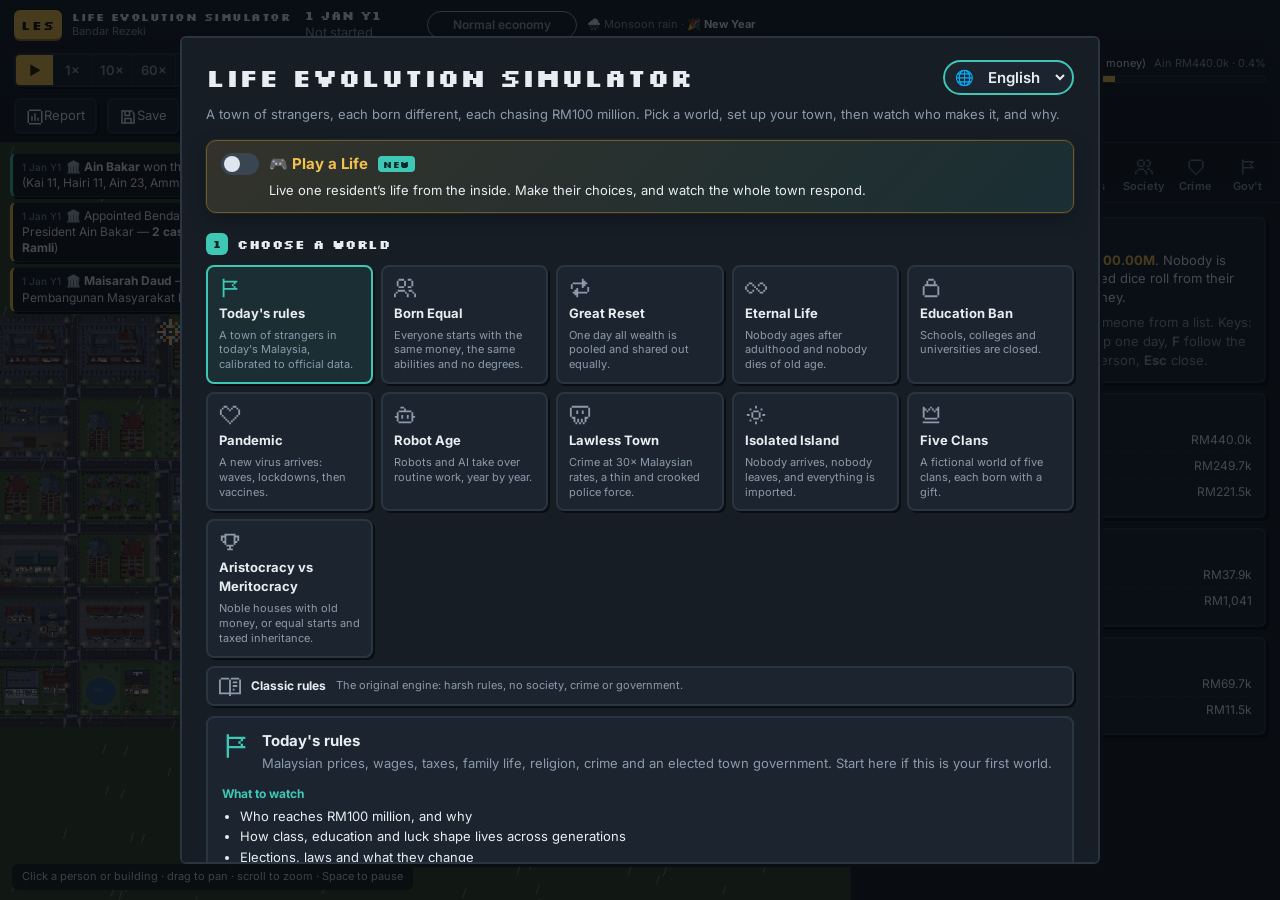
<file: index.html>
<!doctype html>
<html lang="en">
<head>
<meta charset="utf-8">
<meta name="viewport" content="width=device-width, initial-scale=1">
<title>Life Evolution Simulator</title>
<link rel="preconnect" href="https://fonts.googleapis.com">
<link rel="preconnect" href="https://fonts.gstatic.com" crossorigin>
<link href="https://fonts.googleapis.com/css2?family=Inter:wght@400;500;600;700&family=Silkscreen:wght@400;700&display=swap" rel="stylesheet">
<link rel="stylesheet" href="css/style.css">
</head>
<body>
<div id="app">
  <header id="topbar">
    <div class="brand">
      <div class="logo">LES</div>
      <div>
        <div class="title" data-i18n="ui.appTitle">Life Evolution Simulator</div>
        <div class="sub" id="town-sub">Bandar Rezeki · demo</div>
      </div>
    </div>
    <div class="clock">
      <div id="date-text">1 Jan Y1</div>
      <div id="time-text" class="muted">06:00</div>
    </div>
    <div id="scn-badge" class="hidden"></div>
    <button id="play-badge" class="play-badge hidden" type="button"></button>
    <div id="town-switch" class="hidden" role="group" aria-label="Town" data-i18n-aria="ui.aria.town"></div>
    <div id="regime" class="badge">Normal economy</div>
    <div id="mood" class="infl"></div>
    <div id="speed" class="speed" role="group" aria-label="Simulation speed" data-i18n-aria="ui.aria.speed"></div>
    <button id="btn-step" class="ghost" title="Advance one day (S)" data-i18n-title="ui.step.tip" data-i18n="ui.step">+1 day</button>
    <button id="btn-cast" class="ghost" title="Create your own person and add them to the town now (P). Your saved people are in the Leaders tab → ★ My cast." data-i18n-title="ui.cast.tip" data-i18n="ui.cast">＋ Person</button>
    <div id="kpis" class="kpis"></div>
    <div id="goal" class="goal"></div>
    <button id="btn-report" class="ghost" data-icon="chart" title="Open the simulation report in a new tab" data-i18n-title="ui.report.tip" data-i18n-aria="ui.report"><span data-i18n="ui.report">Report</span></button>
    <button id="btn-save" class="ghost" data-icon="save" title="Save this world to a file (load it from the New world screen)" data-i18n-title="ui.save.tip" data-i18n-aria="ui.save"><span data-i18n="ui.save">Save</span></button>
    <button id="btn-new" class="primary" title="Create a new world" data-i18n-title="ui.new.tip" data-i18n="ui.new">New world</button>
  </header>
  <main>
    <section id="map-wrap">
      <canvas id="map" aria-label="Town map. Click a person to inspect them." data-i18n-aria="ui.map.aria"></canvas>
      <div id="map-tools">
        <button data-z="in" title="Zoom in" aria-label="Zoom in" data-i18n-title="ui.zoomIn" data-i18n-aria="ui.zoomIn" data-icon="plus"></button>
        <button data-z="out" title="Zoom out" aria-label="Zoom out" data-i18n-title="ui.zoomOut" data-i18n-aria="ui.zoomOut" data-icon="minus"></button>
        <button data-z="fit" title="Fit town" aria-label="Fit town" data-i18n-title="ui.fit" data-i18n-aria="ui.fit" data-icon="expand"></button>
        <div class="vol-wrap">
          <button data-z="sound" id="btn-sound" title="Music &amp; sound effects (off by default)" aria-label="Sound" data-i18n-title="ui.sound.tip" data-i18n-aria="ui.sound" data-icon="volume-x"></button>
          <div id="vol-pop" class="hidden">
            <label title="Music volume" data-i18n-title="ui.vol.music">🎵<input type="range" id="vol-music" min="0" max="100" step="1" aria-label="Music volume" data-i18n-aria="ui.vol.music"></label>
            <label title="Sound effects volume" data-i18n-title="ui.vol.sfx">🔔<input type="range" id="vol-sfx" min="0" max="100" step="1" aria-label="Sound effects volume" data-i18n-aria="ui.vol.sfx"></label>
          </div>
        </div>
        <select id="overlay" title="Map overlay" aria-label="Map overlay" data-i18n-title="ui.overlay" data-i18n-aria="ui.overlay"></select>
        <button data-z="director" id="btn-director" title="Director mode: the camera jumps to the most interesting moments" aria-label="Director mode" data-i18n-title="ui.director.tip" data-i18n-aria="ui.director" data-icon="film"></button>
        <button data-z="room" id="btn-room" title="Inside view: while you follow someone who is at home, see inside their home" aria-label="Inside view" data-i18n-title="ui.room.tip" data-i18n-aria="ui.room" data-icon="home"></button>
      </div>
      <div id="toasts" aria-live="polite"></div>
      <div id="tooltip" class="hidden"></div>
      <div id="caption" class="hidden"></div>
      <div id="room-note" class="hidden" data-i18n="ui.room.speed">Inside view resumes at 60× or slower</div>
      <div id="map-hint" data-i18n="ui.mapHint">Click a person or building · drag to pan · scroll to zoom · Space to pause</div>
    </section>
    <aside id="side">
      <nav id="tabs">
        <button data-tab="life" data-icon="human" title="Play a Life: your character" data-i18n-title="ui.tab.life.tip" class="hidden"><span data-i18n="life.tab">My life</span></button>
        <button data-tab="person" data-icon="user" title="The selected person" data-i18n-title="ui.tab.person.tip" class="active"><span data-i18n="ui.tab.person">Person</span></button>
        <button data-tab="leaders" data-icon="trophy" title="Leaderboards and search" data-i18n-title="ui.tab.leaders.tip"><span data-i18n="ui.tab.leaders">Leaders</span></button>
        <button data-tab="feed" data-icon="notes" title="What is happening in town" data-i18n-title="ui.tab.feed.tip"><span data-i18n="ui.tab.feed">Events</span></button>
        <button data-tab="place" data-icon="building" title="The selected building" data-i18n-title="ui.tab.place.tip"><span data-i18n="ui.tab.place">Place</span></button>
        <button data-tab="stats" data-icon="chart" title="Town statistics and charts" data-i18n-title="ui.tab.stats.tip"><span data-i18n="ui.tab.stats">Stats</span></button>
        <button data-tab="society" data-icon="users" title="Class, ethnicity and religion" data-i18n-title="ui.tab.society.tip"><span data-i18n="ui.tab.society">Society</span></button>
        <button data-tab="crime" data-icon="shield" title="Crime, police and justice" data-i18n-title="ui.tab.crime.tip"><span data-i18n="ui.tab.crime">Crime</span></button>
        <button data-tab="gov" data-icon="flag" title="Government, council and treasury" data-i18n-title="ui.tab.gov.tip"><span data-i18n="ui.tab.gov">Gov't</span></button>
      </nav>
      <div id="tab-life" class="tab"></div>
      <div id="tab-person" class="tab active"></div>
      <div id="tab-leaders" class="tab">
        <div class="tab-tools">
          <input id="search" type="search" placeholder="Search people by name…" data-i18n-placeholder="ui.search" data-i18n-aria="ui.search" autocomplete="off">
          <div class="seg wrap" id="lb-mode"><button data-mode="alive" class="on" title="Richest people alive now" data-i18n-title="ui.lb.alive.tip" data-i18n="ui.lb.alive">💰 Richest</button><button data-mode="all" title="Highest net worth ever reached" data-i18n-title="ui.lb.all.tip" data-i18n="ui.lb.all">All-time</button><button data-mode="poor" title="The 10 adults with the lowest net worth now (debts count against it)" data-i18n-title="ui.lb.poor.tip" data-i18n="ui.lb.poor">📉 Poorest</button><button data-mode="happy" title="Happiest adults" data-i18n-title="ui.lb.happy.tip" data-i18n="ui.lb.happy">😊 Happiest</button><button data-mode="family" title="Most children" data-i18n-title="ui.lb.family.tip" data-i18n="ui.lb.family">👪 Family</button><button data-mode="fit" title="Fittest: average strength, endurance and agility" data-i18n-title="ui.lb.fit.tip" data-i18n="ui.lb.fit">💪 Fittest</button><button data-mode="goals" title="Most life goals achieved" data-i18n-title="ui.lb.goals.tip" data-i18n="ui.lb.goals">🎯 Goals</button><button data-mode="cast" title="Your own characters: create them and follow their lives" data-i18n-title="ui.lb.cast.tip" data-i18n="ui.lb.cast">★ My cast</button><button data-mode="marks" title="People and families you bookmarked" data-i18n-title="ui.lb.marks.tip" data-i18n="ui.lb.marks">🔖 Bookmarks</button></div>
        </div>
        <div id="lb-list"></div>
      </div>
      <div id="tab-feed" class="tab">
        <div class="tab-tools"><div class="seg wrap" id="feed-filter"></div><button class="ghost" id="btn-news" data-icon="news" title="The town newspaper: a front page every month" data-i18n-title="ui.news.tip"><span data-i18n="ui.news">Newspaper</span></button></div>
        <div id="feed-list"></div>
      </div>
      <div id="tab-place" class="tab"></div>
      <div id="tab-stats" class="tab"></div>
      <div id="tab-society" class="tab"></div>
      <div id="tab-crime" class="tab"></div>
      <div id="tab-gov" class="tab"></div>
    </aside>
  </main>
</div>
<div id="modal" class="modal hidden"><div class="modal-card" id="modal-card"></div></div>
<div id="error-banner" class="hidden"></div>

<script src="js/core/rng.js"></script>
<script src="js/core/util.js"></script>
<script src="js/core/i18n.js"></script>
<script src="js/i18n/en.js"></script>
<script src="js/i18n/en-moments.js"></script>
<script src="js/data/countries/countries.js"></script>
<script src="js/data/countries/my.js"></script>
<script src="js/data/countries/uk.js"></script>
<script src="js/data/countries/us.js"></script>
<script src="js/data/countries/cn.js"></script>
<script src="js/data/content.js"></script>
<script src="js/data/params.js"></script>
<script src="js/data/town.js"></script>
<script src="js/data/region-map.js"></script>
<script src="js/sim/ledger.js"></script>
<script src="js/sim/systems.js"></script>
<script src="js/sim/person.js"></script>
<script src="js/sim/market.js"></script>
<script src="js/sim/actions.js"></script>
<script src="js/sim/labour.js"></script>
<script src="js/sim/finance.js"></script>
<script src="js/sim/housing.js"></script>
<script src="js/sim/family.js"></script>
<script src="js/sim/migration.js"></script>
<script src="js/sim/goals.js"></script>
<script src="js/sim/society.js"></script>
<script src="js/sim/crime.js"></script>
<script src="js/sim/government.js"></script>
<script src="js/sim/china.js"></script>
<script src="js/sim/news.js"></script>
<script src="js/sim/god.js"></script>
<script src="js/sim/services.js"></script>
<script src="js/sim/fiscal.js"></script>
<script src="js/sim/council.js"></script>
<script src="js/sim/scenarios.js"></script>
<script src="js/sim/region.js"></script>
<script src="js/sim/cast.js"></script>
<script src="js/sim/player.js"></script>
<script src="js/sim/player-child.js"></script>
<script src="js/sim/player-teen.js"></script>
<script src="js/sim/player-adult.js"></script>
<script src="js/sim/player-family.js"></script>
<script src="js/sim/player-society.js"></script>
<script src="js/sim/player-wellbeing.js"></script>
<script src="js/sim/player-senior.js"></script>
<script src="js/sim/player-flow.js"></script>
<script src="js/sim/player-catalog.js"></script>
<script src="js/sim/player-moments-data.js"></script>
<script src="js/sim/player-moments.js"></script>
<script src="js/sim/player-friends.js"></script>
<script src="js/sim/player-couple.js"></script>
<script src="js/sim/player-home.js"></script>
<script src="js/sim/player-politics.js"></script>
<script src="js/sim/world.js"></script>
<script src="js/sim/save.js"></script>
<script src="js/sim/calibration.js"></script>
<script src="js/render/art.js"></script>
<script src="js/render/sprites.js"></script>
<script src="js/render/ambience.js"></script>
<script src="js/render/tiles.js"></script>
<script src="js/render/renderer.js"></script>
<script src="js/render/artpack.js"></script>
<script src="js/render/room.js"></script>
<script src="js/render/public-room.js"></script>
<script src="js/render/portrait.js"></script>
<script src="assets/art/art-P1A.js"></script>
<script src="assets/art/art-P1B.js"></script>
<script src="assets/art/art-P1B-R.js"></script>
<script src="assets/art/art-P3.js"></script>
<script src="assets/art/art-P4.js"></script>
<script src="assets/art/art-PR.js"></script>
<script src="assets/art/art-P5A.js"></script>
<script src="assets/art/art-P5B.js"></script>
<script src="assets/art/art-P6.js"></script>
<script src="assets/art/art-P7.js"></script>
<script src="js/render/region-view.js"></script>
<script src="js/ui/icons.js"></script>
<script src="js/ui/charts.js"></script>
<script src="js/ui/panels.js"></script>
<script src="js/ui/toasts.js"></script>
<script src="js/ui/places.js"></script>
<script src="js/ui/report.js"></script>
<script src="js/ui/news-ui.js"></script>
<script src="js/ui/compare.js"></script>
<script src="js/ui/minimap.js"></script>
<script src="js/ui/spectator.js"></script>
<script src="js/ui/extras.js"></script>
<script src="js/ui/society-ui.js"></script>
<script src="js/ui/crime-ui.js"></script>
<script src="js/ui/gov-ui.js"></script>
<script src="js/ui/audio.js"></script>
<script src="js/ui/cast-ui.js"></script>
<script src="js/ui/player-ui.js"></script>
<script src="js/ui/album.js"></script>
<script src="js/ui/life-story.js"></script>
<script src="js/ui/life-planner.js"></script>
<script src="js/ui/sheet.js"></script>
<script src="js/ui/setup.js"></script>
<script src="js/main.js"></script>
</body>
</html>
</file>
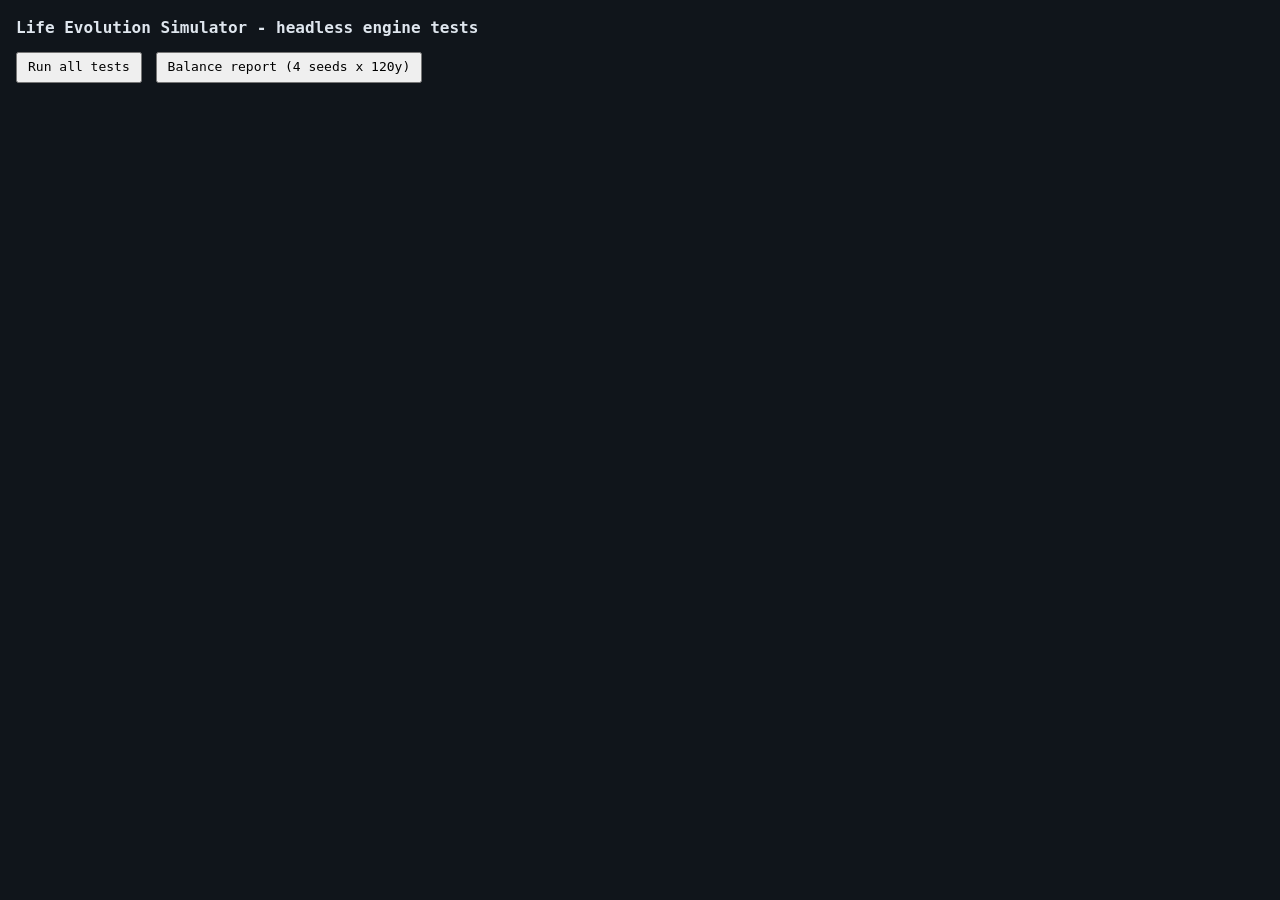
<file: tests.html>
<!doctype html>
<html lang="en">
<head>
<meta charset="utf-8">
<title>LES Engine Tests</title>
<style>
  body { font: 13px/1.45 Consolas, monospace; background: #10151b; color: #dfe6ee; margin: 16px; }
  h1 { font-size: 16px; }
  .pass { color: #57d38c; } .fail { color: #ff6b6b; } .info { color: #9fb3c8; }
  pre { white-space: pre-wrap; }
  button { font: inherit; padding: 4px 10px; margin-right: 6px; }
</style>
</head>
<body>
<h1>Life Evolution Simulator - headless engine tests</h1>
<p>
  <button onclick="LES_TESTS.runAll()">Run all tests</button>
  <button onclick="LES_TESTS.balance(4, 120)">Balance report (4 seeds x 120y)</button>
</p>
<pre id="out"></pre>
<script src="js/core/rng.js"></script>
<script src="js/core/util.js"></script>
<script src="js/core/i18n.js"></script>
<script src="js/i18n/en.js"></script>
<script src="js/i18n/en-moments.js"></script>
<script src="js/data/countries/countries.js"></script>
<script src="js/data/countries/my.js"></script>
<script src="js/data/countries/uk.js"></script>
<script src="js/data/countries/us.js"></script>
<script src="js/data/countries/cn.js"></script>
<script src="js/data/content.js"></script>
<script src="js/data/params.js"></script>
<script src="js/data/town.js"></script>
<script src="js/data/region-map.js"></script>
<script src="js/sim/ledger.js"></script>
<script src="js/sim/systems.js"></script>
<script src="js/sim/person.js"></script>
<script src="js/sim/market.js"></script>
<script src="js/sim/actions.js"></script>
<script src="js/sim/labour.js"></script>
<script src="js/sim/finance.js"></script>
<script src="js/sim/housing.js"></script>
<script src="js/sim/family.js"></script>
<script src="js/sim/migration.js"></script>
<script src="js/sim/goals.js"></script>
<script src="js/sim/society.js"></script>
<script src="js/sim/crime.js"></script>
<script src="js/sim/government.js"></script>
<script src="js/sim/china.js"></script>
<script src="js/sim/news.js"></script>
<script src="js/sim/god.js"></script>
<script src="js/sim/services.js"></script>
<script src="js/sim/fiscal.js"></script>
<script src="js/sim/council.js"></script>
<script src="js/sim/scenarios.js"></script>
<script src="js/sim/region.js"></script>
<script src="js/sim/cast.js"></script>
<script src="js/sim/player.js"></script>
<script src="js/sim/player-child.js"></script>
<script src="js/sim/player-teen.js"></script>
<script src="js/sim/player-adult.js"></script>
<script src="js/sim/player-family.js"></script>
<script src="js/sim/player-society.js"></script>
<script src="js/sim/player-wellbeing.js"></script>
<script src="js/sim/player-senior.js"></script>
<script src="js/sim/player-flow.js"></script>
<script src="js/sim/player-catalog.js"></script>
<script src="js/sim/player-moments-data.js"></script>
<script src="js/sim/player-moments.js"></script>
<script src="js/sim/player-friends.js"></script>
<script src="js/sim/player-couple.js"></script>
<script src="js/sim/player-home.js"></script>
<script src="js/sim/player-politics.js"></script>
<script src="js/sim/world.js"></script>
<script src="js/sim/save.js"></script>
<script src="js/sim/calibration.js"></script>
<script src="js/ui/report.js"></script>
<script src="js/ui/news-ui.js"></script>
<script src="js/ui/compare.js"></script>
<script src="js/ui/spectator.js"></script>
<script src="js/render/sprites.js"></script>
<script src="js/render/art.js"></script>
<script src="js/render/ambience.js"></script>
<script src="js/render/tiles.js"></script>
<script src="js/render/renderer.js"></script>
<script src="js/render/artpack.js"></script>
<script src="js/render/room.js"></script>
<script src="js/render/public-room.js"></script>
<script src="js/render/portrait.js"></script>
<script src="js/ui/album.js"></script>
<script src="assets/art/art-P1A.js"></script>
<script src="assets/art/art-P1B.js"></script>
<script src="assets/art/art-P1B-R.js"></script>
<script src="assets/art/art-P3.js"></script>
<script src="assets/art/art-P4.js"></script>
<script src="assets/art/art-PR.js"></script>
<script src="assets/art/art-P5A.js"></script>
<script src="assets/art/art-P5B.js"></script>
<script src="assets/art/art-P6.js"></script>
<script src="assets/art/art-P7.js"></script>
<script src="js/tests/fixtures.js"></script>
<script src="js/tests/tests.js"></script>
</body>
</html>
</file>
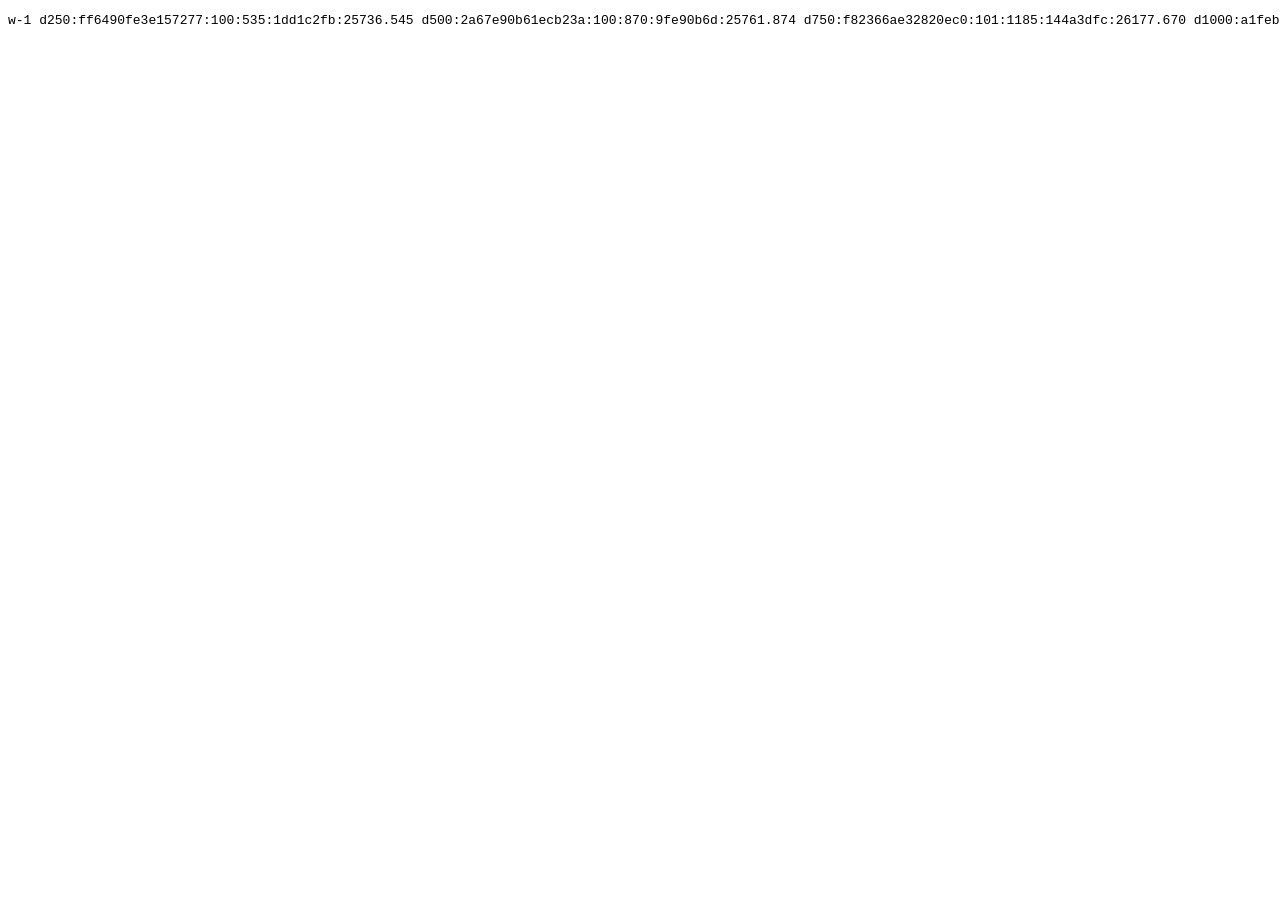
<file: tools/hash.html>
<!doctype html><html><head><meta charset="utf-8"><title>hash</title></head><body><pre id="out">running</pre>
<script src="../js/core/rng.js"></script>
<script src="../js/core/util.js"></script>
<script src="../js/data/countries/countries.js"></script>
<script src="../js/data/countries/my.js"></script>
<script src="../js/data/countries/uk.js"></script>
<script src="../js/data/countries/us.js"></script>
<script src="../js/data/countries/cn.js"></script>
<script src="../js/data/content.js"></script>
<script src="../js/data/params.js"></script>
<script src="../js/data/town.js"></script>
<script src="../js/data/region-map.js"></script>
<script src="../js/sim/ledger.js"></script>
<script src="../js/sim/systems.js"></script>
<script src="../js/sim/person.js"></script>
<script src="../js/sim/market.js"></script>
<script src="../js/sim/actions.js"></script>
<script src="../js/sim/labour.js"></script>
<script src="../js/sim/finance.js"></script>
<script src="../js/sim/housing.js"></script>
<script src="../js/sim/family.js"></script>
<script src="../js/sim/migration.js"></script>
<script src="../js/sim/goals.js"></script>
<script src="../js/sim/society.js"></script>
<script src="../js/sim/crime.js"></script>
<script src="../js/sim/government.js"></script>
<script src="../js/sim/china.js"></script>
<script src="../js/sim/news.js"></script>
<script src="../js/sim/god.js"></script>
<script src="../js/sim/services.js"></script>
<script src="../js/sim/fiscal.js"></script>
<script src="../js/sim/council.js"></script>
<script src="../js/sim/scenarios.js"></script>
<script src="../js/sim/region.js"></script>
<script src="../js/sim/cast.js"></script>
<script src="../js/sim/world.js"></script>
<script src="../js/sim/save.js"></script>
<script src="../js/sim/calibration.js"></script>
<script>
// Reproducibility check for optimisations: hash.html?seeds=a,b&days=1500&founders=100
// Prints the world state hash (and a few extra fingerprints) every 250 days, so two
// versions of the code can be compared run for run.
(function () {
  // The simple Python test server occasionally drops a script under load: say so plainly.
  const missing = ['World', 'Finance', 'Goals', 'Migration', 'Family', 'Labour', 'Market', 'Actions', 'P', 'Ledger', 'buildTown'].filter(k => !LES[k]);
  if (missing.length) { document.getElementById('out').textContent = 'MISSING SCRIPTS ' + missing.join(','); return; }
  const q = new URLSearchParams(location.search);
  const seeds = (q.get('seeds') || 'w-1').split(','), days = Number(q.get('days') || 1500);
  const extra = JSON.parse(q.get('cfg') || '{}');
  if (q.get('founders')) extra.founders = Number(q.get('founders'));
  const out = [];
  for (const seed of seeds) {
    const t0 = performance.now();
    try {
      const w = new LES.World(Object.assign({ seed }, extra));
      const marks = [];
      while (!w.ended && w.day < days) {
        w.step();
        if (w.day % 250 === 0 || w.day === days) {
          const logN = w.people.reduce((s, p) => s + p.log.length, 0);
          const lastLog = w.feed.length ? w.feed[w.feed.length - 1].text : '';
          const soft = w.living.reduce((s, p) => s + p.happy + p.stress + p.energy + p.health, 0);
          marks.push(`d${w.day}:${w.hash().slice(0, 16)}:${w.people.length}:${logN}:${LES.hashString(lastLog)[0].toString(16)}:${soft.toFixed(3)}`);
        }
      }
      out.push(`${seed} ${marks.join(' ')} secs ${((performance.now() - t0) / 1000).toFixed(1)}`);
    } catch (e) { out.push(seed + ' CRASH ' + (e.stack || e)); }
  }
  document.getElementById('out').textContent = out.join('\n');
})();
</script></body></html>
</file>
<file: css/style.css>
:root {
  --bg: #0f141a;
  --panel: #161d25;
  --panel-2: #1c252f;
  --line: #2a3542;
  --text: #e8edf2;
  --muted: #8c9aab;
  --gold: #f2c14e;
  --teal: #3ec7b5;
  --red: #ff6b6b;
  --green: #57d38c;
  --blue: #5aa9e6;
  --pixel: "Silkscreen", "Press Start 2P", monospace;
  --ui: Inter, system-ui, -apple-system, "Segoe UI", sans-serif;
  color-scheme: dark;
}
* { box-sizing: border-box; }
html, body { margin: 0; height: 100%; background: var(--bg); color: var(--text); font: 13px/1.45 var(--ui); overflow: hidden; }
button { font: inherit; color: inherit; cursor: pointer; }
.hidden { display: none !important; }
.muted { color: var(--muted); }
.gold { color: var(--gold); }
.pos { color: var(--green); }
.neg { color: var(--red); }

#app { display: flex; flex-direction: column; height: 100vh; }

/* ---------- Top bar ---------- */
#topbar {
  display: flex; align-items: center; gap: 14px; padding: 8px 14px; min-height: 58px;
  background: linear-gradient(180deg, #18212b, #131a22); border-bottom: 1px solid var(--line);
  flex-wrap: wrap;
}
.brand { display: flex; align-items: center; gap: 10px; margin-right: 4px; }
.logo { font: 700 13px var(--pixel); background: var(--gold); color: #1a1405; padding: 7px 7px 6px; border-radius: 6px; letter-spacing: 1px; box-shadow: 0 2px 0 #9b7a24; }
.title { font: 700 13px var(--pixel); letter-spacing: .5px; }
.sub { color: var(--muted); font-size: 11px; }
.clock { min-width: 96px; font-variant-numeric: tabular-nums; }
#date-text { font: 700 12px var(--pixel); }
.badge { padding: 4px 10px; border-radius: 999px; font-weight: 600; font-size: 12px; border: 1px solid currentColor; white-space: nowrap; }
.speed { display: flex; background: var(--panel-2); border: 1px solid var(--line); border-radius: 8px; overflow: hidden; }
.speed button { background: none; border: 0; padding: 6px 10px; font-weight: 600; color: var(--muted); border-right: 1px solid var(--line); min-width: 38px; }
.speed button:last-child { border-right: 0; }
.speed button:hover { color: var(--text); background: #243040; }
.speed button.on { background: var(--teal); color: #08221f; }
.speed button.pause.on { background: var(--gold); color: #2a1d00; }
button.ghost { background: var(--panel-2); border: 1px solid var(--line); border-radius: 8px; padding: 6px 10px; }
button.ghost:hover { border-color: var(--muted); }
button.primary { background: var(--gold); color: #241900; border: 0; border-radius: 8px; padding: 8px 14px; font-weight: 700; box-shadow: 0 2px 0 #9b7a24; }
button.primary:hover { filter: brightness(1.08); }
.kpis { display: flex; gap: 12px; margin-left: auto; }
.kpi { cursor: help; }
.kpi { text-align: right; }
.kpi .v { font-weight: 700; font-size: 14px; font-variant-numeric: tabular-nums; }
.kpi .l { color: var(--muted); font-size: 11px; }
.goal { min-width: 200px; max-width: 280px; }
@media (max-width: 2100px) { .title { font-size: 11px; } #topbar { gap: 10px; } }
@media (max-width: 1700px) { .kpi:nth-child(5), .kpi:nth-child(7) { display: none; } }
.goal .row { display: flex; justify-content: space-between; gap: 8px; font-size: 11px; }
.goal .bar { height: 8px; background: var(--panel-2); border: 1px solid var(--line); border-radius: 5px; overflow: hidden; margin-top: 3px; }
.goal .bar i { display: block; height: 100%; background: linear-gradient(90deg, #b8892a, var(--gold)); }
.goal.won .bar i { background: linear-gradient(90deg, var(--teal), var(--green)); }

/* ---------- Main ---------- */
main { flex: 1; display: flex; min-height: 0; }
#map-wrap { position: relative; flex: 1; min-width: 0; background: #5f8a45; }
#map { width: 100%; height: 100%; display: block; image-rendering: pixelated; cursor: grab; }
#map.dragging { cursor: grabbing; }
#map-tools { position: absolute; right: 12px; top: 12px; display: flex; flex-direction: column; gap: 6px; }
#map-tools button { width: 32px; height: 32px; border-radius: 8px; border: 1px solid var(--line); background: rgba(22,29,37,.9); font-size: 16px; }
#map-tools button:hover { border-color: var(--teal); }
.life-pic { display: flex; flex-direction: column; align-items: center; gap: 4px; }
.life-album { font-size: 11px; padding: 2px 6px; }
.album-life { margin: 12px 0 6px; }
.album-grid { display: grid; grid-template-columns: repeat(auto-fill, minmax(180px, 1fr)); gap: 10px; }
.album-photo { margin: 0; text-align: center; }
.album-photo canvas { width: 176px; height: 128px; image-rendering: pixelated; }
.album-photo figcaption { font-size: 11px; color: var(--muted, #9aa7b4); margin-top: 3px; }
.album-opt { font-size: 12px; display: flex; align-items: center; gap: 6px; }
#moment-card { position: absolute; right: 56px; bottom: 40px; z-index: 6; background: rgba(18,24,31,.95); border: 1px solid var(--line); border-radius: 8px; padding: 6px; box-shadow: 2px 2px 0 #0a0d11; cursor: pointer; animation: slidein .25s ease-out; max-width: 200px; }
#moment-card canvas { width: 176px; height: 128px; image-rendering: pixelated; display: block; }
#moment-card .mc-text { font-size: 12px; margin-top: 4px; text-align: center; }
#room-note { position: absolute; left: 50%; bottom: 36px; transform: translateX(-50%); background: rgba(15,20,26,.85); border: 1px solid var(--line); padding: 4px 10px; border-radius: 6px; color: #e8dcc0; font-size: 12px; pointer-events: none; }
#map-hint { position: absolute; left: 12px; bottom: 10px; background: rgba(15,20,26,.75); padding: 5px 10px; border-radius: 6px; color: #cbd5df; font-size: 11px; pointer-events: none; }
#tooltip { position: absolute; pointer-events: none; background: rgba(15,20,26,.95); border: 1px solid var(--line); padding: 7px 9px; border-radius: 8px; font-size: 12px; max-width: 260px; z-index: 5; }
#tooltip b { display: block; }
/* Pop-ups: small cards in the map's top-left corner, at most 3 (see js/ui/toasts.js) */
#toasts { position: absolute; left: 10px; top: 10px; display: flex; flex-direction: column; gap: 5px; width: 320px; max-width: calc(100% - 64px); z-index: 6; pointer-events: none; }
.toast { pointer-events: auto; background: rgba(18,24,31,.94); border: 1px solid var(--line); border-left: 3px solid var(--gold); border-radius: 6px; padding: 5px 9px; font-size: 12px; line-height: 1.35; box-shadow: 2px 2px 0 #0a0d11; animation: slidein .25s ease-out; cursor: pointer; transition: opacity .3s, transform .3s; }
.toast:hover { border-color: var(--muted); border-left-color: var(--gold); }
.toast.big { border-left-color: var(--teal); }
.toast.big:hover { border-left-color: var(--teal); }
.toast .t { font-size: 10px; color: var(--muted); margin-right: 2px; }
.toast.out { opacity: 0; transform: translateX(-10px); }
/* Narrow screens: one line with the newest pop-up only, so the map stays visible */
@media (max-width: 599px) {
  #toasts { left: 6px; top: 6px; max-width: calc(100% - 52px); width: auto; right: 52px; }
  .toast { display: none; white-space: nowrap; overflow: hidden; text-overflow: ellipsis; padding: 4px 8px; font-size: 11px; }
  .toast:not(.out):last-child { display: block; }
}
@keyframes slidein { from { transform: translateX(-12px); opacity: 0; } to { transform: none; opacity: 1; } }

/* ---------- Side panel ---------- */
#side { position: relative; width: var(--side-w, clamp(430px, 25vw, 560px)); max-width: 60vw; display: flex; flex-direction: column; background: var(--panel); border-left: 1px solid var(--line); min-height: 0; }
#tabs { display: flex; border-bottom: 1px solid var(--line); }
#tabs button { flex: 1; background: none; border: 0; padding: 11px 2px; color: var(--muted); font-weight: 600; border-bottom: 2px solid transparent; }
#tabs button.active { color: var(--text); border-bottom-color: var(--teal); }
.tab { display: none; flex: 1; overflow-y: auto; padding: 14px; min-height: 0; }
.tab.active { display: block; }
.tab-tools { display: flex; gap: 8px; margin-bottom: 10px; flex-wrap: wrap; }
input[type=search], input[type=text], input[type=number], select {
  background: var(--panel-2); border: 1px solid var(--line); color: var(--text); border-radius: 8px; padding: 7px 9px; font: inherit; min-width: 0;
}
input:focus, select:focus, button:focus-visible { outline: 2px solid var(--teal); outline-offset: 1px; }
#search { flex: 1; }
.seg { display: flex; border: 1px solid var(--line); border-radius: 8px; overflow: hidden; }
.seg.wrap { flex-wrap: wrap; border: 0; gap: 4px; }
.seg button { background: var(--panel-2); border: 0; padding: 6px 9px; color: var(--muted); font-size: 12px; }
.seg.wrap button { border: 1px solid var(--line); border-radius: 999px; }
.seg button.on { background: var(--teal); color: #08221f; font-weight: 600; }

.card { background: var(--panel-2); border: 1px solid var(--line); border-radius: 10px; padding: 11px 12px; margin-bottom: 10px; }
.card h3 { margin: 0 0 8px; font: 700 10px var(--pixel); letter-spacing: .6px; color: var(--muted); text-transform: uppercase; display: flex; justify-content: space-between; align-items: center; }
.card h3 small { font: 500 11px var(--ui); text-transform: none; letter-spacing: 0; }

/* Person header */
.p-head { display: flex; gap: 12px; align-items: center; margin-bottom: 10px; }
.portrait { width: 64px; height: 88px; image-rendering: pixelated; background: radial-gradient(circle at 50% 40%, #2b394a, #18212b); border: 1px solid var(--line); border-radius: 10px; flex: none; }
.p-head h2 { margin: 0; font-size: 18px; line-height: 1.2; }
.p-head .meta { color: var(--muted); font-size: 12px; }
.p-head .status { margin-top: 3px; font-weight: 500; }
.chips { display: flex; gap: 6px; flex-wrap: wrap; margin-top: 6px; }
.chip { font-size: 11px; padding: 2px 8px; border-radius: 999px; border: 1px solid var(--line); background: #141b23; white-space: nowrap; }
.chip.strat { border-color: var(--c); color: var(--c); }
.chip.dead { border-color: var(--red); color: var(--red); }
/* Side panel resize grip (left edge) */
#side-grip { position: absolute; left: -4px; top: 0; bottom: 0; width: 8px; cursor: col-resize; z-index: 5; touch-action: none; }
#side-grip::after { content: ''; position: absolute; left: 3px; top: 0; bottom: 0; width: 2px; background: transparent; transition: background .15s; }
#side-grip:hover::after, #side-grip.dragging::after, #side-grip:focus-visible::after { background: var(--teal); }
#side-grip:focus-visible { outline: none; }
/* Person toolbar: icon buttons + More menu */
.p-toolbar { display: flex; align-items: center; gap: 5px; margin: -2px 0 10px; flex-wrap: wrap; }
.p-toolbar .sp { flex: 1; }
.p-toolbar .tb { font-size: 15px; line-height: 1; padding: 5px 8px; min-width: 34px; height: 30px; background: var(--panel-2); border: 1px solid var(--line); border-radius: 8px; color: var(--text); }
.p-toolbar .tb:hover { border-color: var(--muted); }
.p-toolbar .tb.on { border-color: var(--teal); background: #173331; }
.p-toolbar .tb.more { font-size: 12px; color: var(--muted); }
.p-more { position: relative; }
.p-more-menu { position: absolute; top: calc(100% + 4px); left: 0; z-index: 20; min-width: 170px; background: var(--panel); border: 1px solid var(--line); border-radius: 8px; padding: 4px; box-shadow: 0 8px 24px rgba(0,0,0,.45); display: flex; flex-direction: column; }
.p-more-menu button { text-align: left; background: none; border: 0; border-radius: 6px; padding: 7px 9px; color: var(--text); font-size: 12px; }
.p-more-menu button:hover, .p-more-menu button:focus-visible { background: var(--panel-2); }
.p-more-menu button.on { color: var(--teal); }
/* Town at a glance / key places */
.glance h3 .help-btn { font: 700 12px var(--ui); width: 24px; height: 22px; padding: 0; border-radius: 999px; }
.glance h3 .help-btn.on { border-color: var(--teal); color: var(--teal); }
.glance-help { background: #141b23; border: 1px solid var(--line); border-radius: 8px; padding: 8px 10px; margin-bottom: 8px; font-size: 12px; }
.glance-sec { font-size: 11px; font-weight: 700; color: var(--muted); margin: 10px 0 2px; }
.glance-sec:first-of-type { margin-top: 0; }
.glance-ev li span:first-child { min-width: 0; }
.glance-ev li span:last-child, .glance-race li > span:last-child { white-space: nowrap; flex: none; }
.glance-trend { margin-top: 2px; }
.list-plain li.clickable { cursor: pointer; border-radius: 6px; }
.list-plain li.clickable:hover, .list-plain li.clickable:focus-visible { background: #1d2731; }
.places-list li { padding: 5px 6px; }
/* Leaders: strategy colour key */
.lb-legend { display: flex; flex-wrap: wrap; gap: 4px 10px; font-size: 11px; color: var(--muted); padding: 0 4px 8px; margin-bottom: 4px; border-bottom: 1px solid var(--line); }
.lb-legend span { display: inline-flex; align-items: center; gap: 4px; }
.lb-legend i { width: 10px; height: 10px; border-radius: 3px; display: inline-block; }

.networth { display: flex; align-items: baseline; justify-content: space-between; }
.networth .big { font-size: 24px; font-weight: 700; font-variant-numeric: tabular-nums; }
.grid2 { display: grid; grid-template-columns: 1fr 1fr; gap: 4px 14px; margin-top: 8px; font-size: 12px; }
.grid2 div { display: flex; justify-content: space-between; gap: 8px; }
.grid2 span:last-child { font-variant-numeric: tabular-nums; }
.progress { height: 6px; background: #121920; border-radius: 4px; overflow: hidden; margin-top: 8px; }
.progress i { display: block; height: 100%; background: var(--gold); }

.bars .row { display: grid; grid-template-columns: 96px 1fr 38px; align-items: center; gap: 8px; margin: 4px 0; font-size: 12px; }
.bars .track { position: relative; height: 8px; background: #121920; border-radius: 4px; overflow: hidden; }
.bars .fill { position: absolute; left: 0; top: 0; bottom: 0; border-radius: 4px; }
.bars .pot { position: absolute; top: -2px; bottom: -2px; width: 2px; background: #f4f1e8; opacity: .8; }
.bars .num { text-align: right; font-variant-numeric: tabular-nums; color: var(--muted); }

.why-slot { margin-bottom: 8px; }
.why-slot .hd { display: flex; justify-content: space-between; font-size: 12px; margin-bottom: 4px; }
.why-opt { display: grid; grid-template-columns: 1fr 70px 40px; gap: 8px; align-items: center; font-size: 12px; padding: 1px 0; }
.why-opt.chosen { font-weight: 700; color: var(--teal); }
.why-opt .track { height: 6px; background: #121920; border-radius: 3px; overflow: hidden; }
.why-opt .track i { display: block; height: 100%; background: var(--blue); }
.why-opt.chosen .track i { background: var(--teal); }
.why-opt .pct { text-align: right; font-variant-numeric: tabular-nums; color: var(--muted); }

.tiers .row { display: grid; grid-template-columns: 74px 1fr auto; gap: 8px; align-items: center; padding: 4px 0; border-bottom: 1px dashed var(--line); font-size: 12px; }
.tiers .row:last-child { border-bottom: 0; }
.pips { display: inline-flex; gap: 2px; margin-right: 6px; vertical-align: middle; }
.pips i { width: 7px; height: 7px; border-radius: 2px; background: #2a3542; }
.pips i.on { background: var(--gold); }
.fx { color: var(--muted); font-size: 11px; }

.list-plain { list-style: none; margin: 0; padding: 0; }
.list-plain li { padding: 4px 0; border-bottom: 1px dashed var(--line); font-size: 12px; display: flex; justify-content: space-between; gap: 8px; }
.list-plain li:last-child { border-bottom: 0; }
a.plink, .plink { color: var(--teal); cursor: pointer; text-decoration: none; }
a.plink:hover { text-decoration: underline; }
.plink.dead { color: var(--muted); text-decoration: line-through; }

.story li { display: grid; grid-template-columns: 74px 1fr; gap: 8px; justify-content: start; }
.story .when { color: var(--muted); font-variant-numeric: tabular-nums; }
.story li.imp1 .what { color: #f4f1e8; }
.story li.imp2 .what, .story li.imp3 .what { color: var(--gold); font-weight: 600; }
.story li.imp0 .what { color: #b4c0cc; }

canvas.chart { width: 100%; height: 150px; display: block; }
canvas.chart.tall { height: 190px; }

/* Leaderboard */
.lb-row { display: grid; grid-template-columns: 26px 22px 1fr auto; gap: 8px; align-items: center; padding: 7px 8px; border-radius: 8px; cursor: pointer; }
.lb-row:hover { background: var(--panel-2); }
.lb-row.sel { background: #1d3a3a; }
.lb-row .rank { font: 700 11px var(--pixel); color: var(--muted); text-align: right; }
.lb-row .rank.top { color: var(--gold); }
.lb-row .dot { width: 14px; height: 14px; border-radius: 4px; }
.lb-row .nm { font-weight: 600; }
.lb-row .sub { color: var(--muted); font-size: 11px; }
.lb-row .val { font-weight: 700; font-variant-numeric: tabular-nums; text-align: right; }

/* Feed */
.feed-row { display: grid; grid-template-columns: 70px 20px 1fr; gap: 6px; padding: 6px 4px; border-bottom: 1px solid #1f2933; font-size: 12px; cursor: pointer; }
.feed-row:hover { background: var(--panel-2); }
.feed-row .when { color: var(--muted); font-variant-numeric: tabular-nums; }
.feed-row.imp2 .txt, .feed-row.imp3 .txt { color: var(--gold); font-weight: 600; }
.feed-row .nm { color: var(--teal); font-weight: 600; }

/* Stats */
.stat-grid { display: grid; grid-template-columns: repeat(3, 1fr); gap: 8px; margin-bottom: 10px; }
.stat { background: var(--panel-2); border: 1px solid var(--line); border-radius: 10px; padding: 8px 10px; }
.stat .v { font-size: 16px; font-weight: 700; font-variant-numeric: tabular-nums; }
.stat .l { color: var(--muted); font-size: 11px; }
.note { color: var(--muted); font-size: 11px; margin-top: 6px; }

/* Modal */
.modal { position: fixed; inset: 0; background: rgba(5,8,12,.72); display: flex; align-items: center; justify-content: center; z-index: 35; padding: 16px; } /* above the phone's bottom panel (30), below the report (40) */
.modal-card { width: min(760px, 100%); max-height: 92vh; overflow-y: auto; background: var(--panel); border: 1px solid var(--line); border-radius: 14px; padding: 22px 24px; box-shadow: 0 20px 60px rgba(0,0,0,.5); }
.modal-card h1 { font: 700 18px var(--pixel); margin: 0 0 4px; }
.modal-card .lead { color: var(--muted); margin: 0 0 16px; }
.form-grid { display: grid; grid-template-columns: 1fr 1fr; gap: 12px 18px; }
.field label { display: block; font-size: 12px; color: var(--muted); margin-bottom: 4px; font-weight: 600; }
.field input, .field select { width: 100%; }
.field .help { font-size: 11px; color: var(--muted); margin-top: 3px; }
.msgs { margin-top: 14px; }
.msg { padding: 8px 10px; border-radius: 8px; margin-bottom: 6px; font-size: 12px; }
.msg.block { background: #3a1d1f; border: 1px solid #7a2e33; color: #ffb3b3; }
.msg.warn { background: #3a3119; border: 1px solid #7a6526; color: #ffe2a0; }
.modal-actions { display: flex; justify-content: flex-end; gap: 10px; margin-top: 18px; align-items: center; }
.modal-actions .spacer { flex: 1; }
/* The language picker sits at the top right of the setup screen, beside the title (owner, Nov 2026). */
.set-head { display: flex; align-items: flex-start; justify-content: space-between; gap: 10px; flex-wrap: wrap; margin-bottom: 10px; }
.set-head h1 { flex: 1 1 auto; min-width: 0; font-size: 26px; line-height: 35px; margin: 0; } /* as tall as the language pill beside it */
@media (max-width: 600px) { .set-head h1 { font-size: 20px; line-height: 28px; } } /* phones: two lines, not three */
.set-lang { display: inline-flex; align-items: center; gap: 6px; color: var(--text); flex: none; margin-left: auto;
  background: var(--panel-2); border: 2px solid var(--teal); border-radius: 999px; padding: 3px 4px 3px 10px; font-size: 15px; }
.set-lang select { width: auto; border: 0; background: transparent; color: var(--text); font-weight: 600; padding: 2px 4px; cursor: pointer; }
.set-lang select option { color: #111; background: #fff; } /* the open list is drawn by the system with a light background */
.set-lang:focus-within { box-shadow: 0 0 0 2px rgba(62,199,181,.35); }
/* Interface languages (js/core/i18n.js): the pixel font has no CJK glyphs, so Chinese text uses system fonts. */
html:lang(zh-Hans) { --ui: Inter, "Microsoft YaHei", "PingFang SC", "Noto Sans SC", system-ui, sans-serif; --pixel: "Silkscreen", "Microsoft YaHei", "PingFang SC", "Noto Sans SC", monospace; }
html:lang(ja) { --ui: Inter, "Yu Gothic UI", "Yu Gothic", Meiryo, "Hiragino Sans", "Noto Sans JP", system-ui, sans-serif; --pixel: "Silkscreen", "Yu Gothic UI", Meiryo, "Hiragino Sans", "Noto Sans JP", monospace; }
html:lang(ko) { --ui: Inter, "Malgun Gothic", "Apple SD Gothic Neo", "Noto Sans KR", system-ui, sans-serif; --pixel: "Silkscreen", "Malgun Gothic", "Apple SD Gothic Neo", "Noto Sans KR", monospace; }
html:is(:lang(zh-Hans), :lang(ja), :lang(ko)) .card h3 { letter-spacing: 0; }
/* Chinese layout (PL-17 review): Chinese characters are dense and hard to read below 12px, and the pixel font's
   letter-spacing and capitals do nothing for them. English keeps its own sizes; these rules apply only in Chinese. */
html:is(:lang(zh-Hans), :lang(ja), :lang(ko)) body { line-height: 1.55; }
html:is(:lang(zh-Hans), :lang(ja), :lang(ko)) .card h3, html:is(:lang(zh-Hans), :lang(ja), :lang(ko)) .set-group, html:is(:lang(zh-Hans), :lang(ja), :lang(ko)) .story-year, html:is(:lang(zh-Hans), :lang(ja), :lang(ko)) .life-era h5,
html:is(:lang(zh-Hans), :lang(ja), :lang(ko)) .cap-when { font-size: 12.5px; letter-spacing: 0; text-transform: none; font-family: var(--ui); }
/* The pixel font has Latin letters only: next to Chinese it looks uneven, so headings and the date use the UI font. */
html:is(:lang(zh-Hans), :lang(ja), :lang(ko)) #date-text, html:is(:lang(zh-Hans), :lang(ja), :lang(ko)) .set-step, html:is(:lang(zh-Hans), :lang(ja), :lang(ko)) .title, html:is(:lang(zh-Hans), :lang(ja), :lang(ko)) .report-bar .report-title { font-family: var(--ui); }
html:is(:lang(zh-Hans), :lang(ja), :lang(ko)) .set-step, html:is(:lang(zh-Hans), :lang(ja), :lang(ko)) .title { letter-spacing: 0; }
html:is(:lang(zh-Hans), :lang(ja), :lang(ko)) .card h3 small, html:is(:lang(zh-Hans), :lang(ja), :lang(ko)) .sub, html:is(:lang(zh-Hans), :lang(ja), :lang(ko)) .kpi .l, html:is(:lang(zh-Hans), :lang(ja), :lang(ko)) .goal .row,
html:is(:lang(zh-Hans), :lang(ja), :lang(ko)) .chip, html:is(:lang(zh-Hans), :lang(ja), :lang(ko)) .glance-sec, html:is(:lang(zh-Hans), :lang(ja), :lang(ko)) .lb-legend, html:is(:lang(zh-Hans), :lang(ja), :lang(ko)) .fx,
html:is(:lang(zh-Hans), :lang(ja), :lang(ko)) .lb-row .sub, html:is(:lang(zh-Hans), :lang(ja), :lang(ko)) .stat .l, html:is(:lang(zh-Hans), :lang(ja), :lang(ko)) .field .help, html:is(:lang(zh-Hans), :lang(ja), :lang(ko)) .infl,
html:is(:lang(zh-Hans), :lang(ja), :lang(ko)) .scn-card small, html:is(:lang(zh-Hans), :lang(ja), :lang(ko)) .region-cmp td, html:is(:lang(zh-Hans), :lang(ja), :lang(ko)) .region-cmp th,
html:is(:lang(zh-Hans), :lang(ja), :lang(ko)) #town-switch button, html:is(:lang(zh-Hans), :lang(ja), :lang(ko)) #lb-mode.seg.wrap button, html:is(:lang(zh-Hans), :lang(ja), :lang(ko)) .life-keys,
html:is(:lang(zh-Hans), :lang(ja), :lang(ko)) .school-cmp th, html:is(:lang(zh-Hans), :lang(ja), :lang(ko)) .life-tile small, html:is(:lang(zh-Hans), :lang(ja), :lang(ko)) .toast .m { font-size: 12px; }
html:is(:lang(zh-Hans), :lang(ja), :lang(ko)) .note { font-size: 12px; line-height: 1.65; }
html:is(:lang(zh-Hans), :lang(ja), :lang(ko)) .toast .t, html:is(:lang(zh-Hans), :lang(ja), :lang(ko)) .life-ring small, html:is(:lang(zh-Hans), :lang(ja), :lang(ko)) .story-kin small, html:is(:lang(zh-Hans), :lang(ja), :lang(ko)) .plan-ticks,
html:is(:lang(zh-Hans), :lang(ja), :lang(ko)) .plan-tags span, html:is(:lang(zh-Hans), :lang(ja), :lang(ko)) .plan-act small.neg, html:is(:lang(zh-Hans), :lang(ja), :lang(ko)) .life-choices button small { font-size: 11px; }
html:is(:lang(zh-Hans), :lang(ja), :lang(ko)) .play-new { font-size: 10px; letter-spacing: 0; }
html:is(:lang(zh-Hans), :lang(ja), :lang(ko)) #tabs button { font-size: 12px; letter-spacing: 0; }
html:is(:lang(zh-Hans), :lang(ja), :lang(ko)) .life-views button, html:is(:lang(zh-Hans), :lang(ja), :lang(ko)) .title { font-size: 12px; }
html:is(:lang(zh-Hans), :lang(ja), :lang(ko)) #side small, html:is(:lang(zh-Hans), :lang(ja), :lang(ko)) .modal-card small { font-size: max(11.5px, .85em); }
html:is(:lang(zh-Hans), :lang(ja), :lang(ko)) .paper small { letter-spacing: 0; font-size: 11px; }
html:is(:lang(zh-Hans), :lang(ja), :lang(ko)) .paper p, html:is(:lang(zh-Hans), :lang(ja), :lang(ko)) .paper-h { line-height: 1.6; }
/* Mixed Chinese and English (names, RM amounts): break between characters, never in the middle of a number. */
html:is(:lang(zh-Hans), :lang(ja), :lang(ko)) #side, html:is(:lang(zh-Hans), :lang(ja), :lang(ko)) .modal-card, html:is(:lang(zh-Hans), :lang(ja), :lang(ko)) .toast { line-break: strict; overflow-wrap: anywhere; }
/* Korean writes spaces between words: break lines there, not inside a word. */
html:lang(ko) #side, html:lang(ko) .modal-card, html:lang(ko) .toast { word-break: keep-all; }

#error-banner { position: fixed; left: 50%; bottom: 16px; transform: translateX(-50%); background: #3a1d1f; border: 1px solid #a33; color: #ffd0d0; padding: 10px 14px; border-radius: 10px; z-index: 50; max-width: 80vw; }

@media (max-width: 1200px) {
  .kpis { display: none; }
  #side { width: var(--side-w, 360px); }
}
@media (max-width: 760px) {
  main { flex-direction: column; position: relative; }
  #map-wrap { flex: 1; min-height: 0; }
  /* PL-14: the side panel is a sheet over the map (js/ui/sheet.js): min / half / full */
  #side { position: absolute; left: 0; right: 0; bottom: 0; z-index: 30; width: 100%; max-width: none; height: 48%; border-left: 0; border-top: 1px solid var(--line);
    border-radius: 16px 16px 0 0; box-shadow: 0 -10px 30px rgba(0,0,0,.55); transition: height .2s ease; }
  body.sheet-full #side { height: calc(100% - 8px); }
  body.sheet-min #side { height: 112px; }
  .sheet-grip { display: block; }
  #map-hint { display: none; }
  #side-grip { display: none; }
  .form-grid { grid-template-columns: 1fr; }
  .goal { display: none; }
}
.speed button.night.on { background: #3d3a7a; color: #e8e4ff; }
.speed button.turbo.on { background: #6b4e12; color: #ffe08a; }
.speed button { padding: 6px 8px; }
.infl { font-size: 11px; color: var(--muted); white-space: nowrap; }
.infl b { color: var(--text); }
.set-group { font: 700 11px var(--pixel); color: var(--teal); letter-spacing: .6px; margin: 16px 0 8px; text-transform: uppercase; }
/* Setup: steps, scenario cards and the chosen scenario's details */
.modal-card.setup { width: min(920px, 100%); }
.set-step { display: flex; align-items: center; gap: 9px; font: 700 13px var(--pixel); letter-spacing: .5px; margin: 20px 0 10px; }
.set-step span { display: inline-grid; place-items: center; width: 22px; height: 22px; border-radius: 6px; background: var(--teal); color: #08221f; font-size: 11px; }
.scn-grid { display: grid; grid-template-columns: repeat(auto-fill, minmax(150px, 1fr)); gap: 8px; }
.scn-card { display: flex; flex-direction: column; align-items: flex-start; gap: 5px; text-align: left; padding: 10px 11px; min-height: 104px;
  background: var(--panel-2); border: 2px solid var(--line); border-radius: 8px; box-shadow: 2px 2px 0 #0a0d11; color: var(--text); transition: border-color .15s, background .15s; }
.scn-card .px-icon { color: var(--muted); }
.scn-card b { font-size: 13px; }
.scn-card small { color: var(--muted); font-size: 11px; line-height: 1.35; }
.scn-card.mini { grid-column: 1 / -1; flex-direction: row; align-items: center; min-height: 0; padding: 7px 11px; gap: 10px; }
.scn-card.mini b { font-size: 12px; } .scn-card.mini small { font-size: 11px; }
@media (min-width: 900px) { .scn-grid { grid-template-columns: repeat(5, minmax(0, 1fr)); } }
.scn-card:hover { border-color: #3d4b5c; background: #212c38; }
.scn-card.on { border-color: var(--teal); background: rgba(62,199,181,.1); }
.scn-card.on .px-icon { color: var(--teal); }
.scn-detail { margin-top: 10px; background: var(--panel-2); border: 2px solid var(--line); border-radius: 8px; padding: 12px 14px; }
.scn-head { display: flex; gap: 12px; align-items: flex-start; }
.scn-head .px-icon { color: var(--teal); margin-top: 2px; }
.scn-head b { font-size: 15px; }
.scn-head p { margin: 3px 0 0; color: var(--muted); }
.scn-cols { display: grid; grid-template-columns: 1fr 1fr; gap: 14px; margin-top: 8px; }
.scn-cols h4 { margin: 4px 0; font-size: 12px; color: var(--teal); }
.scn-cols ul { margin: 0; padding-left: 18px; color: var(--text); }
.scn-cols li { margin: 2px 0; }
.scn-opts { display: grid; gap: 8px; }
.seed-row { display: flex; gap: 6px; } .seed-row input { flex: 1; } .seed-row button { padding: 4px 10px; }
.set-adv summary { display: flex; align-items: center; gap: 8px; }
.set-adv summary span { font-weight: 400; font-size: 12px; }
@media (max-width: 760px) { .scn-cols { grid-template-columns: 1fr; } .scn-grid { grid-template-columns: repeat(2, 1fr); } }
/* Scenario badge in the top bar and its card in the Stats tab */
#town-switch { display: flex; gap: 3px; }
.region-cmp td, .region-cmp th { font-size: 11px; padding: 3px 4px; } .region-cmp tr.on td { background: rgba(62,199,181,.08); }
#town-switch button { background: var(--panel-2); border: 2px solid var(--line); border-radius: 6px; padding: 3px 8px; font-size: 11px; color: var(--muted); white-space: nowrap; }
#town-switch button small { opacity: .7; }
#town-switch button.on { border-color: var(--teal); color: var(--text); background: rgba(62,199,181,.12); }
#scn-badge { display: inline-flex; align-items: center; gap: 5px; padding: 3px 8px; border-radius: 6px; background: rgba(62,199,181,.14); color: var(--teal); font-size: 11px; font-weight: 600; white-space: nowrap; }
.scn-status { margin: 4px 0 6px; }
.set-adv { margin-top: 16px; border: 1px solid var(--line); border-radius: 10px; padding: 8px 12px; }
.set-adv summary { cursor: pointer; font-weight: 600; color: var(--muted); }
.set-adv .form-grid { margin-top: 10px; }

/* Bursa screen */
.modal-card.wide { width: min(1180px, 100%); }
.bursa-head { display: flex; justify-content: space-between; align-items: center; margin-bottom: 10px; }
.bursa-head h1 { margin: 0; }
#bursa-range { display: inline-flex; margin: 4px 0 6px; }
.bursa-grid { display: grid; grid-template-columns: 1.6fr 1fr; gap: 14px; margin-top: 10px; }
.bursa-table { width: 100%; border-collapse: collapse; font-size: 12px; }
.bursa-table th { text-align: left; color: var(--muted); font-weight: 600; padding: 4px 6px; border-bottom: 1px solid var(--line); }
.bursa-table td { padding: 5px 6px; border-bottom: 1px solid #1f2933; vertical-align: top; }
.bursa-table td.num { text-align: right; font-variant-numeric: tabular-nums; white-space: nowrap; }
.bursa-table tr { cursor: pointer; }
.bursa-table tr:hover, .bursa-table tr.sel { background: #1d2a36; }
@media (max-width: 900px) { .bursa-grid { grid-template-columns: 1fr; } }

/* Director captions */
#caption { position: absolute; left: 50%; bottom: 46px; transform: translateX(-50%); width: min(620px, 90%); background: rgba(12,16,22,.92); border: 1px solid var(--line); border-top: 3px solid var(--gold); border-radius: 12px; padding: 12px 16px; z-index: 7; box-shadow: 0 10px 30px rgba(0,0,0,.4); animation: slidein .3s ease-out; }
.cap-when { font: 700 10px var(--pixel); color: var(--gold); letter-spacing: .5px; }
.cap-text { font-size: 16px; font-weight: 600; margin: 4px 0; }
.cap-ctx { color: var(--muted); font-size: 12px; }
#map-tools button.on { border-color: var(--gold); background: #3a3119; }

/* Family tree, compare, overlay select */
svg.ftree { width: 100%; height: auto; margin-bottom: 6px; }
.fnode { cursor: pointer; }
.fnode:hover rect { fill: #24323f; }
table.cmp { width: 100%; border-collapse: collapse; font-size: 12px; }
table.cmp td, table.cmp th { padding: 3px 6px; border-bottom: 1px dashed var(--line); text-align: left; }
table.cmp th { overflow-wrap: anywhere; } /* a long header word (Spanish "concedidas") may break rather than push the table off the panel */
html:lang(es) table.cmp td, html:lang(es) table.cmp th { padding: 3px 4px; }
#overlay { width: 32px; height: 32px; padding: 0 2px; font-size: 11px; border-radius: 8px; background: rgba(22,29,37,.9); }
#overlay:focus { width: 180px; }

/* Pixel UI skin: chunky borders and hard drop shadows */
.card, .stat, .modal-card, .kpi-chip { border-width: 2px; border-radius: 6px; box-shadow: 3px 3px 0 #0a0d11; }
button.ghost, .speed, .seg { border-width: 2px; border-radius: 6px; box-shadow: 2px 2px 0 #0a0d11; }
button.ghost:active, button.primary:active { transform: translate(2px, 2px); box-shadow: none; }
button.primary { border-radius: 6px; box-shadow: 3px 3px 0 #7d5f17; }
/* Tabs: an icon above a short label, evenly spaced; four per row when the panel is narrow */
#tabs { display: grid; grid-template-columns: repeat(8, minmax(0, 1fr)); gap: 3px; padding: 7px 8px 0; background: linear-gradient(180deg, #131a21, var(--panel)); }
#tabs button { display: flex; flex-direction: column; align-items: center; justify-content: center; gap: 5px; padding: 8px 2px 8px; min-width: 0;
  font: 600 11px/1 var(--ui); letter-spacing: .2px; color: var(--muted); border-radius: 8px 8px 0 0; border-bottom: 2px solid transparent; transition: background .15s, color .15s; }
#tabs button span { max-width: 100%; overflow: hidden; text-overflow: ellipsis; white-space: nowrap; }
#tabs button .px-icon { width: 18px; height: 18px; opacity: .75; }
#tabs button:hover { color: var(--text); background: rgba(255,255,255,.04); }
#tabs button.active { color: var(--text); background: rgba(62,199,181,.1); border-bottom-color: var(--teal); }
#tabs button.active .px-icon { color: var(--teal); opacity: 1; }
@media (max-width: 1150px) { #tabs { grid-template-columns: repeat(4, minmax(0, 1fr)); row-gap: 2px; } }
.px-icon { display: inline-block; vertical-align: middle; flex: none; image-rendering: pixelated; }
.lb-row .rank, .stat .v { font-family: var(--pixel); }
.stat .v { font-size: 13px; }

/* Volume slider pops out to the left of the sound button */
.vol-wrap { position: relative; }
#vol-pop { position: absolute; right: 40px; top: 0; display: flex; flex-direction: column; gap: 2px; background: rgba(22,29,37,.92); border-radius: 6px; padding: 4px 8px; }
#vol-pop label { display: flex; align-items: center; gap: 6px; font-size: 13px; }
#vol-pop input { width: 110px; accent-color: var(--gold); }

/* Fixed-width status items so the speed bar never jumps when weather/economy text changes */
.clock { width: 112px; min-width: 112px; }
#regime { width: 150px; text-align: center; flex: none; }
#mood { width: 200px; flex: none; overflow: hidden; text-overflow: ellipsis; }
#speed { flex: none; }
/* Small screens: the speed bar may shrink and scroll sideways, so 🌙 and ⚡ stay reachable */
#speed { max-width: 100%; overflow-x: auto; scrollbar-width: none; }
#speed::-webkit-scrollbar { display: none; }
#speed button { flex: none; }
@media (max-width: 599px) {
  #speed { flex: 1 1 100%; min-width: 0; }
  #speed button { flex: 1 0 auto; min-width: 0; padding: 6px 5px; font-size: 12px; }
}

/* Life goal card */
.goal-now { display: flex; gap: 10px; align-items: center; margin-bottom: 6px; }
.goal-ic { font-size: 22px; width: 34px; height: 34px; display: grid; place-items: center; background: #141b23; border: 1px solid var(--line); border-radius: 8px; }
#lb-mode.seg.wrap button { font-size: 11px; padding: 5px 8px; }
/* My Cast creator */
.cast-grid { display: grid; grid-template-columns: 1.3fr 1fr 0.8fr; gap: 10px; }
.cast-sl { display: grid; grid-template-columns: 110px 1fr 34px; align-items: center; gap: 6px; font-size: 12px; margin: 3px 0; }
.cast-sl b { text-align: right; font-weight: 600; }
.cast-looks { display: grid; grid-template-columns: 1fr; gap: 5px; font-size: 12px; }
.cast-looks label { display: flex; justify-content: space-between; align-items: center; gap: 6px; }
#c-preview { display: block; margin: 10px auto 0; border-radius: 6px; image-rendering: pixelated; }
@media (max-width: 900px) { .cast-grid { grid-template-columns: 1fr; } }

/* My cast as founders (setup screen) */
.set-cast { margin: 8px 0 4px; border: 1px solid var(--line); border-radius: 8px; padding: 6px 10px; }
.set-cast summary { cursor: pointer; }
.cast-pick { display: flex; align-items: center; gap: 6px; margin: 4px 0; font-size: 13px; flex-wrap: wrap; }
.cast-pick .cast-town { margin-left: auto; font-size: 12px; }
.cast-pick .cast-del { padding: 2px 8px; font-size: 12px; color: var(--muted); } .cast-pick .cast-town[hidden] + .cast-del { margin-left: auto; }
.cast-pick .cast-del:hover { color: var(--red); border-color: var(--red); }
.cast-alerts { display: flex; align-items: center; gap: 8px; font-size: 12px; margin: 2px 0 8px; color: var(--muted); }

/* Town newspaper (js/ui/news-ui.js) */
.paper { background: #f4efe2; color: #1f1d1a; border-radius: 6px; padding: 14px 18px; font-family: Georgia, 'Times New Roman', serif; }
.paper-mast { display: flex; justify-content: space-between; align-items: baseline; border-bottom: 3px double #1f1d1a; padding-bottom: 6px; margin-bottom: 10px; font-size: 12px; }
.paper-mast b { font: 700 28px/1.1 Georgia, serif; letter-spacing: .5px; text-align: center; flex: 1; }
.paper.compact .paper-mast b { font-size: 18px; }
.paper small { text-transform: uppercase; letter-spacing: 1px; font: 700 10px Inter, system-ui, sans-serif; color: #8a2c1f; }
.paper-h { font: 700 22px/1.25 Georgia, serif; margin: 2px 0 10px; }
.paper.compact .paper-h { font-size: 17px; }
.paper-cols { display: grid; grid-template-columns: repeat(auto-fit, minmax(180px, 1fr)); gap: 10px 16px; border-top: 1px solid #b9b09b; padding-top: 8px; }
.paper-story p { margin: 2px 0; font-size: 14px; line-height: 1.35; }
.paper [data-pid] { cursor: pointer; }
.paper [data-pid]:hover .paper-h, .paper [data-pid]:hover p { text-decoration: underline; }
.paper-box { margin-top: 12px; border-top: 1px solid #b9b09b; padding-top: 8px; font-size: 13px; }
.paper-box table { width: 100%; border-collapse: collapse; } .paper-box td { padding: 2px 4px; border-bottom: 1px dotted #c9c0aa; } .paper-box td:last-child { text-align: right; }
#minimap { position: absolute; right: 12px; bottom: 44px; border: 2px solid var(--line); border-radius: 6px; box-shadow: 0 4px 14px rgba(0,0,0,.4); cursor: crosshair; z-index: 5; image-rendering: pixelated; display: none; }

/* Tablet widths: keep the top bar to two rows (shorter brand, narrower status items, icon-only Report/Save) */
@media (min-width: 600px) and (max-width: 1000px) {
  #topbar { gap: 8px; padding: 6px 10px; min-height: 0; }
  .brand .title { display: none; }
  .brand { gap: 8px; margin-right: 0; }
  .clock { width: 86px; min-width: 86px; }
  #date-text { font-size: 11px; }
  #time-text { white-space: nowrap; overflow: hidden; text-overflow: ellipsis; }
  #regime { width: auto; max-width: 130px; overflow: hidden; text-overflow: ellipsis; font-size: 11px; padding: 3px 8px; }
  #mood { width: auto; flex: 0 1 150px; min-width: 0; } /* gives way to a scenario badge or town buttons */
  #speed button { min-width: 0; padding: 6px 6px; }
  .goal { min-width: 140px; max-width: 160px; }
  /* Row 1: who, when and the file buttons; row 2: speed, +1 day, + Person and the goal */
  #speed, #btn-step, #btn-cast, #goal { order: 2; }
  #btn-new { margin-left: auto; }
  #btn-report, #btn-save { font-size: 0; padding: 5px 7px; }
  #btn-step, #btn-cast { padding: 6px 8px; }
}

/* Report inside the app (js/ui/report.js R.open) and the Compare window's options and progress bar */
.report-overlay { position: fixed; inset: 0; z-index: 40; display: flex; flex-direction: column; background: var(--bg); }
.report-overlay.hidden { display: none; }
.report-bar { display: flex; align-items: center; gap: 8px; padding: 8px 12px; background: var(--panel); border-bottom: 1px solid var(--line); }
.report-bar .report-title { font: 700 12px var(--pixel); letter-spacing: .5px; overflow: hidden; text-overflow: ellipsis; white-space: nowrap; min-width: 0; }
.report-bar .spacer { flex: 1; }
.report-bar button:not(.primary) { background: var(--panel-2); border: 1px solid var(--line); color: var(--text); border-radius: 8px; padding: 7px 12px; }
.report-overlay iframe { flex: 1; width: 100%; border: 0; background: var(--bg); }
@media (max-width: 600px) { .report-bar { padding: 6px 8px; gap: 6px; } .report-bar button { padding: 6px 8px; font-size: 12px; } }
.cmp-pick { display: flex; align-items: center; gap: 8px; flex-wrap: wrap; margin: 6px 0 10px; }
.cmp-run .track { height: 8px; background: #121920; border-radius: 4px; overflow: hidden; margin: 6px 0; }
.cmp-run .track i { display: block; height: 100%; background: var(--gold); transition: width .2s; }

/* Play a Life (js/sim/player.js): the setup card (off by default, made easy to spot) and the top-bar badge. */
.play-card { margin: 16px 0 6px; padding: 12px 14px; border-radius: 10px; border: 1px solid #6b5a2a;
  background: linear-gradient(135deg, rgba(242,193,78,.13), rgba(62,199,181,.10)); box-shadow: 0 0 0 1px rgba(242,193,78,.08), 0 6px 18px rgba(0,0,0,.25); }
.play-card.on { border-color: var(--gold); box-shadow: 0 0 0 2px rgba(242,193,78,.35), 0 6px 22px rgba(242,193,78,.12); }
.play-toggle { display: flex; align-items: center; gap: 10px; cursor: pointer; }
.play-toggle input { position: absolute; opacity: 0; width: 1px; height: 1px; }
.play-switch { width: 38px; height: 22px; border-radius: 11px; background: #3a4552; position: relative; flex: none; transition: background .15s; }
.play-switch::after { content: ''; position: absolute; top: 3px; left: 3px; width: 16px; height: 16px; border-radius: 50%; background: #dfe6ee; transition: left .15s; }
.play-toggle input:checked + .play-switch { background: var(--gold); }
.play-toggle input:checked + .play-switch::after { left: 19px; background: #1a1405; }
.play-toggle input:focus-visible + .play-switch { outline: 2px solid var(--teal); outline-offset: 2px; }
.play-title { font: 700 15px var(--ui); color: var(--gold); }
.play-new { font: 700 9px var(--pixel); background: var(--teal); color: #062a25; padding: 3px 5px 2px; border-radius: 4px; letter-spacing: .5px; }
.play-tag { margin: 6px 0 0 48px; color: var(--text); }
.play-opts { margin: 10px 0 0 48px; display: grid; gap: 6px; }
.play-who { cursor: pointer; }
.play-opts[hidden], .play-sub[hidden] { display: none; }
.play-sub { display: flex; align-items: center; gap: 8px; margin: 0 0 4px 24px; flex-wrap: wrap; }
.play-sub select { width: auto; max-width: 100%; }
.play-badge { background: rgba(242,193,78,.14); color: var(--gold); border: 1px solid #6b5a2a; border-radius: 14px; padding: 4px 10px; font: 600 12px var(--ui); white-space: nowrap; max-width: 260px; overflow: hidden; text-overflow: ellipsis; cursor: pointer; }
.play-badge.gone { color: var(--muted); border-color: var(--line); background: none; }
@media (max-width: 640px) { .play-tag, .play-opts { margin-left: 0; } .play-badge { max-width: 150px; } }
/* Play a Life: the "My life" tab (js/ui/player-ui.js). */
#tabs button[data-tab="life"] { color: var(--gold); position: relative; }
#tabs button[data-tab="life"][data-count]:not([data-count=""])::after { content: attr(data-count); position: absolute; top: 2px; right: 2px; background: var(--red); color: #fff; font: 700 9px var(--ui); border-radius: 8px; padding: 1px 4px; }
.life-head { display: flex; gap: 12px; align-items: center; border-color: #6b5a2a; }
.life-name { font: 700 15px var(--ui); color: var(--gold); }
.life-money { margin-top: 4px; }
.life-stat { display: grid; grid-template-columns: 80px 1fr 30px; align-items: center; gap: 8px; margin: 3px 0; }
.life-bar { height: 8px; background: #26303b; border-radius: 4px; overflow: hidden; }
.life-bar i { display: block; height: 100%; background: var(--teal); }
.life-bar.bad i { background: var(--red); }
.life-count { background: var(--red); color: #fff; border-radius: 8px; padding: 0 6px; }
.life-event { border: 1px solid var(--gold); border-radius: 8px; padding: 10px; margin: 6px 0; background: rgba(242,193,78,.06); }
.life-event-head { display: flex; justify-content: space-between; gap: 8px; }
.life-event p { margin: 6px 0; }
.life-choices { display: flex; flex-wrap: wrap; gap: 6px; align-items: center; }
.life-choices .link { background: none; border: none; color: var(--muted); text-decoration: underline; cursor: pointer; padding: 4px; }
.life-cats { display: flex; flex-wrap: wrap; gap: 4px; margin-bottom: 8px; }
.life-cats button { background: var(--panel-2); border: 1px solid var(--line); color: var(--text); border-radius: 14px; padding: 3px 10px; cursor: pointer; }
.life-cats button.on { border-color: var(--gold); color: var(--gold); }
.life-cat-body h4 { margin: 8px 0 4px; font-size: 12px; color: var(--muted); }
.life-jobs li { align-items: center; padding: 4px 0; border-bottom: 1px solid var(--line); }
button.small { padding: 3px 10px; font-size: 12px; }
.life-journal li { display: block; padding: 3px 0; border-bottom: 1px dashed var(--line); }
.life-journal li.big { color: var(--gold); }
.life-settings summary { cursor: pointer; color: var(--muted); }
.life-settings label { display: block; margin: 6px 0; }
.life-cats button { text-transform: capitalize; }
/* Planned for tomorrow (cancellable), shares, folded sections. */
.life-queue { border-color: var(--teal); }
.life-queue li { align-items: center; gap: 6px; padding: 3px 0; border-bottom: 1px dashed var(--line); }
.life-more summary { cursor: pointer; color: var(--gold); margin: 8px 0 4px; }
.life-stocks li { display: block; padding: 6px 0; border-bottom: 1px solid var(--line); }
.life-stock-head { display: flex; gap: 6px; align-items: baseline; }
.life-stock-head span { margin-left: auto; white-space: nowrap; }
.life-stock-row { display: flex; gap: 6px; align-items: center; justify-content: space-between; flex-wrap: wrap; margin-top: 3px; }
.life-stock-row input { width: 70px; margin-right: 4px; }
.life-stocks .link { background: none; border: none; color: var(--muted); text-decoration: underline; cursor: pointer; padding: 2px 4px; }
.life-stocks .up { color: var(--teal); }
/* My life, view A (hub). */
.life-views { display: flex; gap: 4px; margin-bottom: 8px; }
.life-views button { flex: 1; background: var(--panel-2); border: 1px solid var(--line); color: var(--muted); border-radius: 8px; padding: 4px 6px; font-size: 11px; }
.life-views button.on { color: var(--gold); border-color: var(--gold); background: rgba(242,193,78,.08); }
.life-views button:disabled { opacity: .45; cursor: default; }
.life-head { flex-wrap: wrap; }
.life-who { flex: 1; min-width: 150px; }
.life-mood { font-style: italic; color: #cfd8e3; margin-top: 2px; }
.life-rings { display: flex; gap: 10px; margin-left: auto; padding-bottom: 12px; }
.life-ring { --v: 50; --c: var(--teal); width: 46px; height: 46px; border-radius: 50%; position: relative; display: grid; place-items: center;
  background: radial-gradient(closest-side, var(--panel) 76%, transparent 78% 100%), conic-gradient(var(--c) calc(var(--v) * 1%), #26303b 0); }
.life-ring b { font-size: 13px; } .life-ring small { position: absolute; bottom: -14px; font-size: 10px; color: var(--muted); white-space: nowrap; }
.life-goal summary { cursor: pointer; display: flex; align-items: center; gap: 6px; flex-wrap: wrap; }
.life-goalbar { display: inline-block; width: 90px; height: 6px; background: #26303b; border-radius: 3px; overflow: hidden; }
.life-goalbar i { display: block; height: 100%; background: var(--gold); }
.life-goal .life-cats { margin-top: 8px; }
.life-event.imp { border-width: 2px; background: rgba(242,193,78,.1); }
.life-event.flash { animation: life-flash .9s ease 2; }
@keyframes life-flash { 50% { box-shadow: 0 0 0 4px rgba(242,193,78,.55); } }
.life-choices button small { display: block; font-size: 10.5px; color: var(--red); font-weight: 500; }
button.off { opacity: .5; filter: grayscale(.6); cursor: help; }
.life-qhead { display: flex; justify-content: space-between; align-items: baseline; gap: 8px; }
.life-qhead h3 { margin: 0; }
.life-day { display: grid; grid-template-columns: repeat(8, 1fr); gap: 3px; margin: 8px 0 6px; }
.life-day i { height: 12px; border-radius: 3px; background: #26303b; }
.g-work { background: var(--gold) !important; } .g-money { background: var(--teal) !important; } .g-love { background: #ff8fb1 !important; }
.g-health { background: var(--green) !important; } .g-learn { background: var(--blue) !important; } .g-community { background: #a98bff !important; }
.life-chips { display: flex; flex-wrap: wrap; gap: 5px; }
.life-chip { display: inline-flex; align-items: center; gap: 5px; background: var(--panel-2) !important; border: 1px solid var(--line); border-left: 4px solid var(--line); border-radius: 12px; padding: 2px 4px 2px 8px; font-size: 12px; }
.life-chip.g-work { border-left-color: var(--gold); } .life-chip.g-money { border-left-color: var(--teal); } .life-chip.g-love { border-left-color: #ff8fb1; }
.life-chip.g-health { border-left-color: var(--green); } .life-chip.g-learn { border-left-color: var(--blue); } .life-chip.g-community { border-left-color: #a98bff; }
.life-chip small { color: var(--muted); }
.life-chip .x { background: none; border: none; color: var(--muted); padding: 0 4px; font-weight: 700; }
.life-chip .x:hover { color: var(--red); }
.life-tiles { display: grid; grid-template-columns: 1fr 1fr; gap: 8px; margin-bottom: 10px; }
.life-tile { position: relative; text-align: left; background: var(--panel-2); border: 1px solid var(--line); border-radius: 10px; padding: 10px; min-height: 76px; color: var(--text); }
.life-tile:hover { border-color: var(--gold); }
.life-tile .ic { display: block; font-size: 18px; } .life-tile b { display: block; margin: 2px 0; } .life-tile small { color: var(--muted); font-size: 11px; }
.life-dot { position: absolute; right: 8px; top: 8px; width: 9px; height: 9px; border-radius: 50%; background: var(--teal); box-shadow: 0 0 0 3px rgba(62,199,181,.25); }
.life-pagehead { display: flex; align-items: center; gap: 10px; margin-bottom: 6px; }
.life-page { border-color: var(--gold); }
.life-moment { position: fixed; left: 50%; top: 96px; transform: translateX(-50%); z-index: 60; display: flex; gap: 14px; align-items: center; min-width: 360px; max-width: 560px;
  background: linear-gradient(180deg, #2a2412, var(--panel)); border: 2px solid var(--gold); border-radius: 14px; padding: 14px 18px; box-shadow: 0 12px 40px rgba(0,0,0,.6); animation: life-pop .35s ease; }
.life-moment.sad { background: linear-gradient(180deg, #1d2430, var(--panel)); border-color: #7d8b9c; }
.life-moment canvas { image-rendering: pixelated; background: #1b232c; border-radius: 8px; border: 1px solid var(--line); }
.life-moment-ic { font-size: 22px; } .life-moment-title { font: 700 17px var(--ui); color: var(--gold); margin: 2px 0; } .life-moment.sad .life-moment-title { color: var(--text); }
.life-moment-foot { display: flex; align-items: center; gap: 10px; margin-top: 8px; }
.life-moment-foot .primary { background: var(--gold); color: #111; border: none; border-radius: 8px; padding: 6px 14px; font-weight: 700; }
.life-moment-count { color: var(--muted); font-size: 12px; }
@keyframes life-pop { from { transform: translateX(-50%) scale(.9); opacity: 0; } }
@media (max-width: 640px) { .life-moment { min-width: 0; width: calc(100% - 32px); top: 70px; } } .life-stocks .down { color: var(--red); }

/* My life, view C (life story, over the map: js/ui/life-story.js). */
.life-story { position: absolute; inset: 0; z-index: 30; background: var(--bg); display: flex; flex-direction: column; overflow: hidden; }
.story-top { display: flex; align-items: center; gap: 10px; padding: 8px 14px; border-bottom: 1px solid var(--line); background: var(--panel); }
.story-top b { font-size: 14px; color: var(--gold); flex: 1; }
.story-body { flex: 1; display: grid; grid-template-columns: minmax(230px, 300px) 1fr; min-height: 0; }
.story-left { overflow-y: auto; padding: 12px; border-right: 1px solid var(--line); background: var(--panel); display: flex; flex-direction: column; gap: 10px; }
.story-me { display: flex; gap: 12px; align-items: center; }
.story-me canvas { image-rendering: pixelated; background: #1b232c; border: 1px solid var(--line); border-radius: 10px; flex: none; }
.story-rings { margin: 0; padding-bottom: 14px; justify-content: space-between; }
.story-family { display: grid; grid-template-columns: repeat(3, 1fr); gap: 6px; }
.story-kin { background: none; border: 1px solid transparent; border-radius: 8px; padding: 4px; display: flex; flex-direction: column; align-items: center; color: var(--text); font-size: 11px; }
.story-kin:hover { border-color: var(--line); background: var(--panel-2); }
.story-kin canvas { image-rendering: pixelated; } .story-kin small { color: var(--muted); font-size: 10px; }
.story-kv { display: flex; justify-content: space-between; }
.life-goalbar.wide { display: block; width: 100%; margin-top: 6px; }
.story-main { overflow-y: auto; padding: 12px 18px 90px; }
.story-now { max-width: 760px; }
.story-title { margin: 16px 0 6px; }
.story-lines { max-width: 760px; }
.story-year { margin: 14px 0 4px; font: 700 11px var(--pixel); color: var(--muted); letter-spacing: .6px; display: flex; gap: 10px; align-items: center; }
.story-year::after { content: ""; flex: 1; height: 1px; background: var(--line); }
.story-line { display: grid; grid-template-columns: 26px 1fr auto; gap: 8px; padding: 5px 8px; border-radius: 8px; align-items: baseline; }
.story-line:nth-child(even) { background: rgba(255,255,255,.02); }
.story-line.big { color: var(--gold); font-weight: 600; }
.story-line small { color: var(--muted); font-weight: 400; }
.story-townbtn { background: var(--panel-2); border: 1px solid var(--line); border-radius: 10px; padding: 6px; color: var(--text); display: flex; flex-direction: column; gap: 4px; align-items: center; }
.story-townbtn:hover { border-color: var(--gold); }
.story-pip { width: 100%; height: auto; border-radius: 6px; image-rendering: pixelated; background: #2b3a2b; }
.story-dock { position: absolute; left: 50%; transform: translateX(-50%); bottom: 14px; display: flex; gap: 10px; align-items: center; background: rgba(22,29,37,.97); border: 1px solid var(--line); border-radius: 14px; padding: 8px 12px; box-shadow: 0 -6px 30px rgba(0,0,0,.5); max-width: calc(100% - 24px); flex-wrap: nowrap; z-index: 2; }
.story-dock .big { white-space: nowrap; }
.story-dock .big { font-size: 14px; padding: 8px 16px; border-radius: 10px; font-weight: 700; }
.story-dock .primary { background: var(--gold); color: #111; border: none; }
.story-dock .teal { border: 1px solid var(--teal); color: var(--teal); background: none; }
.story-sheet { position: absolute; right: 16px; bottom: 76px; width: min(560px, calc(100% - 32px)); max-height: calc(100% - 150px); overflow-y: auto; background: var(--panel); border: 2px solid var(--teal); border-radius: 14px; padding: 12px; box-shadow: 0 10px 40px rgba(0,0,0,.65); z-index: 3; }
.story-sheet-head { display: flex; justify-content: space-between; align-items: center; margin-bottom: 8px; }
.story-sugs { display: grid; grid-template-columns: 1fr 1fr; gap: 7px; }
.story-sug { text-align: left; background: var(--panel-2); border: 1px solid var(--line); border-radius: 9px; padding: 9px; color: var(--text); font-weight: 600; }
.story-sug:hover { border-color: var(--teal); }
.life-story-back { position: absolute; left: 12px; bottom: 44px; z-index: 25; background: var(--gold); color: #111; border: none; border-radius: 10px; padding: 7px 14px; font-weight: 700; box-shadow: 0 4px 14px rgba(0,0,0,.45); }
.life-remember { display: flex; gap: 12px; border-color: var(--gold); background: linear-gradient(180deg, #221e12, var(--panel)); }
.life-remember canvas { image-rendering: pixelated; background: #1b232c; border-radius: 8px; flex: none; }
@media (max-width: 760px) { .story-body { grid-template-columns: 1fr; } .story-left { border-right: 0; } .story-sugs { grid-template-columns: 1fr; } }

/* My life, view B (day planner drawer over the bottom of the map: js/ui/life-planner.js). */
.life-planner { position: absolute; left: 0; right: 0; bottom: 0; height: min(46%, 440px); min-height: 280px; z-index: 28; background: var(--panel); border-top: 2px solid var(--gold); box-shadow: 0 -8px 30px rgba(0,0,0,.45); }
.life-planner.folded { height: auto; min-height: 0; }
.plan-grip { position: absolute; left: 50%; transform: translateX(-50%); top: -26px; background: var(--gold); color: #111; border: none; border-radius: 10px 10px 0 0; padding: 4px 16px; font-weight: 700; font-size: 12px; }
.life-planner.folded .plan-grip { position: static; transform: none; display: block; margin: 0 auto; border-radius: 0 0 10px 10px; }
.plan-cols { display: grid; grid-template-columns: minmax(220px, 300px) 1fr minmax(260px, 420px); gap: 12px; height: 100%; padding: 10px 12px; }
.plan-cols > div { overflow-y: auto; min-height: 0; }
.row-me { display: flex; gap: 10px; align-items: center; margin-bottom: 6px; }
.row-me canvas { image-rendering: pixelated; background: #1b232c; border-radius: 8px; border: 1px solid var(--line); flex: none; }
.plan-bars .life-stat { grid-template-columns: 70px 1fr 26px; }
.plan-track { position: relative; height: 72px; border: 1px solid var(--line); border-radius: 9px; margin-top: 6px; background: repeating-linear-gradient(90deg, #1a222b 0 calc(12.5% - 1px), #2a3542 calc(12.5% - 1px) 12.5%); }
.plan-blk { position: absolute; top: 6px; bottom: 6px; border-radius: 7px; padding: 4px 22px 4px 8px; color: #111; overflow: hidden; font-size: 12px; }
.plan-blk b { display: block; white-space: nowrap; overflow: hidden; text-overflow: ellipsis; } .plan-blk small { opacity: .8; }
.plan-blk .x { position: absolute; right: 3px; top: 2px; background: none; border: none; font-weight: 800; color: #111; }
.plan-empty { padding: 24px 12px; font-size: 12px; }
.plan-ticks { display: flex; justify-content: space-between; font-size: 10px; color: var(--muted); margin-top: 3px; }
.plan-sum { display: grid; grid-template-columns: 1fr 1fr; gap: 8px; margin: 10px 0; }
.plan-sum .card { padding: 8px 10px; display: flex; flex-direction: column; }
.plan-search { width: 100%; margin: 4px 0 8px; background: #0f141a; border: 1px solid var(--line); border-radius: 8px; color: var(--text); padding: 6px 10px; }
.plan-act { display: grid; grid-template-columns: 24px 1fr auto; gap: 8px; align-items: center; padding: 7px 8px; border: 1px solid var(--line); border-radius: 9px; background: var(--panel-2); margin-bottom: 6px; }
.plan-act.off { opacity: .55; }
.plan-act .ic { text-align: center; }
.plan-tags { display: flex; gap: 5px; flex-wrap: wrap; margin-top: 3px; }
.plan-tags span { font-size: 10.5px; border-radius: 6px; padding: 0 6px; background: #0f141a; border: 1px solid var(--line); color: var(--muted); }
.plan-tags .c { color: var(--gold); } .plan-tags .o { color: var(--teal); }
.plan-act small.neg { display: block; font-size: 10.5px; }
button.teal { border-color: var(--teal); color: var(--teal); }
@media (max-width: 1100px) { .plan-cols { grid-template-columns: 1fr 1fr; } .plan-left { display: none; } }
@media (max-width: 700px) { .plan-cols { grid-template-columns: 1fr; } .life-planner { height: 60%; } }

/* ---------- PL-14 step 2: phones (760 px or less) ---------- */
/* The sheet handle (js/ui/sheet.js); shown only on phones. */
.sheet-grip { display: none; width: 100%; flex: none; background: none; border: 0; padding: 8px 0 4px; cursor: grab; touch-action: none; }
.sheet-grip span { display: block; width: 46px; height: 5px; border-radius: 3px; background: #3a4654; margin: 0 auto; }
.sheet-grip:hover span, .sheet-grip:focus-visible span { background: var(--teal); }
.sheet-grip:focus-visible { outline: none; }
/* A compact top bar: logo, date and your character on one line; the speeds (scrolling sideways) and +1 day on
   the next; the economy badge and the buttons on the last. */
@media (max-width: 760px) {
  #topbar { gap: 6px 8px; padding: 6px 10px; min-height: 0; }
  #topbar .title, #topbar .sub, #mood, #scn-badge, #btn-cast { display: none; }
  .brand { order: 1; margin: 0; } .logo { padding: 5px 5px 4px; font-size: 11px; }
  .clock { order: 2; display: flex; align-items: baseline; gap: 6px; width: auto; min-width: 0; }
  #play-badge { order: 3; margin-left: auto; max-width: 52vw; }
  #speed { order: 4; flex: 1 1 calc(100% - 90px); min-width: 0; }
  #btn-step { order: 5; flex: none; }
  #regime, #town-switch { order: 6; }
  #regime { width: auto; font-size: 11px; padding: 3px 8px; }
  #btn-report { order: 7; } #btn-save { order: 8; } #btn-new { order: 9; margin-left: auto; }
  #btn-report, #btn-save, #btn-new { padding: 5px 9px; font-size: 12px; }
  #btn-report, #btn-save { font-size: 0; gap: 0; } /* icon only (the title says what they do) */
  #play-badge { max-width: calc(100vw - 190px); }
  .sheet-grip { display: block; }
  /* Tabs: one row that scrolls sideways */
  #tabs { display: flex; overflow-x: auto; scrollbar-width: none; flex: none; }
  #tabs::-webkit-scrollbar { display: none; }
  #tabs button { flex: none; min-width: 66px; padding: 6px 8px; }
  /* The Story view and the day planner open over the map; the sheet steps aside while they are open. */
  body:has(#map-wrap .life-story:not(.hidden)) #side, body:has(#map-wrap .life-planner:not(.hidden):not(.folded)) #side { display: none; }
  .life-planner { height: 70%; }
  .life-planner.folded { top: 0; bottom: auto; border-top: 0; border-bottom: 2px solid var(--gold); } /* folded: a bar at the top of the map, clear of the sheet */
}

/* ---------- PL-14 step 3: family cards, school comparison, life story by stage ---------- */
.kin-card { display: flex; flex-wrap: wrap; gap: 8px 10px; align-items: center; background: var(--panel-2); border: 1px solid var(--line); border-radius: 10px; padding: 8px 9px; margin: 6px 0; }
.kin-pic { flex: none; width: 40px; height: 52px; image-rendering: pixelated; background: #141b23; border: 1px solid var(--line); border-radius: 6px; }
.kin-info { flex: 1 1 150px; min-width: 0; overflow-wrap: anywhere; }
.kin-bar { margin: 5px 0 2px; height: 6px; }
.kin-acts { display: flex; flex-wrap: wrap; justify-content: flex-end; gap: 4px; margin-left: auto; }
.kin-acts button { white-space: nowrap; }
.kin-warn { color: var(--red); }
.school-wrap { overflow-x: auto; margin: 4px 0 8px; }
.school-cmp { width: 100%; min-width: 380px; border-collapse: separate; border-spacing: 0; font-size: 12px; }
.school-cmp th, .school-cmp td { padding: 6px 5px; text-align: left; vertical-align: top; border-bottom: 1px solid var(--line); overflow-wrap: anywhere; }
.school-cmp th { color: var(--muted); font-weight: 600; font-size: 11px; }
.school-cmp td.k { color: var(--muted); width: 70px; }
.school-cmp .cur { background: rgba(242,193,78,.07); } .school-cmp th.cur { color: var(--gold); }
.school-cmp .life-bar { height: 6px; margin-bottom: 2px; }
.school-cmp .ok { color: var(--green); }
.life-era { border-left: 3px solid var(--line); padding-left: 10px; margin: 8px 0 12px; }
.life-era h5 { margin: 2px 0 6px; font: 700 11px var(--pixel); letter-spacing: .6px; color: var(--gold); text-transform: uppercase; }
.life-era + .life-era h5 { color: var(--muted); }

/* ---------- PL-14 step 4: keys and focus ---------- */
.life-choices .key { display: inline-grid; place-items: center; min-width: 18px; height: 18px; margin-right: 6px; border-radius: 4px; background: #0f141a; border: 1px solid var(--line); font-size: 10px; color: var(--muted); }
.life-keys { display: block; margin-top: 6px; font-size: 11px; }
.life-tile:focus-visible, .life-choices button:focus-visible, .kin-acts button:focus-visible, .story-kin:focus-visible { outline: 2px solid var(--teal); outline-offset: 2px; }

/* Play a Life: character traits, standing and closest people (player-moments.js) */
.life-head:has(.life-char) { flex-wrap: wrap; }
.life-char { flex: 1 1 100%; display: flex; flex-direction: column; gap: 3px; margin-top: 4px; }
.life-traits { display: flex; flex-wrap: wrap; gap: 4px; }
.life-trait { font-size: 11px; padding: 1px 6px; border-radius: 999px; background: rgba(42,157,143,0.15); border: 1px solid rgba(42,157,143,0.4); }
.life-trait i { font-style: normal; letter-spacing: -1px; color: var(--teal); }
.life-susp { color: var(--red); }
/* Day planner, cleaner layout (Nov 2026): one column; the profile and decisions stay in the side panel. */
.plan-cols { display: flex; flex-direction: column; gap: 8px; overflow-y: auto; }
.plan-cols > div { overflow: visible; min-height: auto; }
.plan-decide { display: none; }
.plan-head { display: flex; align-items: center; gap: 10px; flex-wrap: wrap; }
.plan-head h3 { margin: 0; font-size: 14px; }
.plan-meta { color: var(--muted); font-size: 12px; flex: 1; }
.plan-fold { padding: 1px 8px; }
.plan-track { height: 54px; margin-top: 4px; }
.plan-free { position: absolute; top: 6px; bottom: 6px; display: flex; align-items: center; padding: 0 8px; font-size: 11px; color: var(--muted); border: 1px dashed var(--line); border-radius: 7px; box-sizing: border-box; overflow: hidden; white-space: nowrap; }
.plan-filter { display: flex; align-items: center; gap: 8px; flex-wrap: wrap; }
.plan-filter .life-cats { margin: 0; }
.plan-add { font-weight: 700; font-size: 13px; }
.plan-filter .plan-search { flex: 1; min-width: 140px; width: auto; margin: 0; }
.plan-list { display: grid; grid-template-columns: repeat(auto-fill, minmax(230px, 1fr)); gap: 6px; margin-top: 6px; }
.plan-act { grid-template-columns: 1fr auto; margin: 0; }
.plan-notnow { margin-top: 6px; }
.plan-notnow summary { cursor: pointer; color: var(--muted); font-size: 12px; }
@media (max-width: 760px) { .plan-decide { display: block; } }
/* People page (plan part 4) */
.fr-list { display: flex; flex-direction: column; gap: 6px; }
.fr-card { display: flex; flex-direction: column; gap: 4px; padding: 6px 8px; border: 1px solid var(--line); border-radius: 9px; background: var(--panel-2); }
.fr-card > div:first-child { display: flex; flex-wrap: wrap; align-items: center; gap: 6px; }
.fr-bar { display: inline-block; width: 70px; height: 6px; border-radius: 3px; background: #0f141a; border: 1px solid var(--line); overflow: hidden; }
.fr-bar i { display: block; height: 100%; background: var(--teal); }
.fr-acts { display: flex; flex-wrap: wrap; gap: 4px; }
.love-close { display: flex; align-items: center; gap: 8px; flex-wrap: wrap; } /* closeness with your partner (plan part 5) */
</file>
